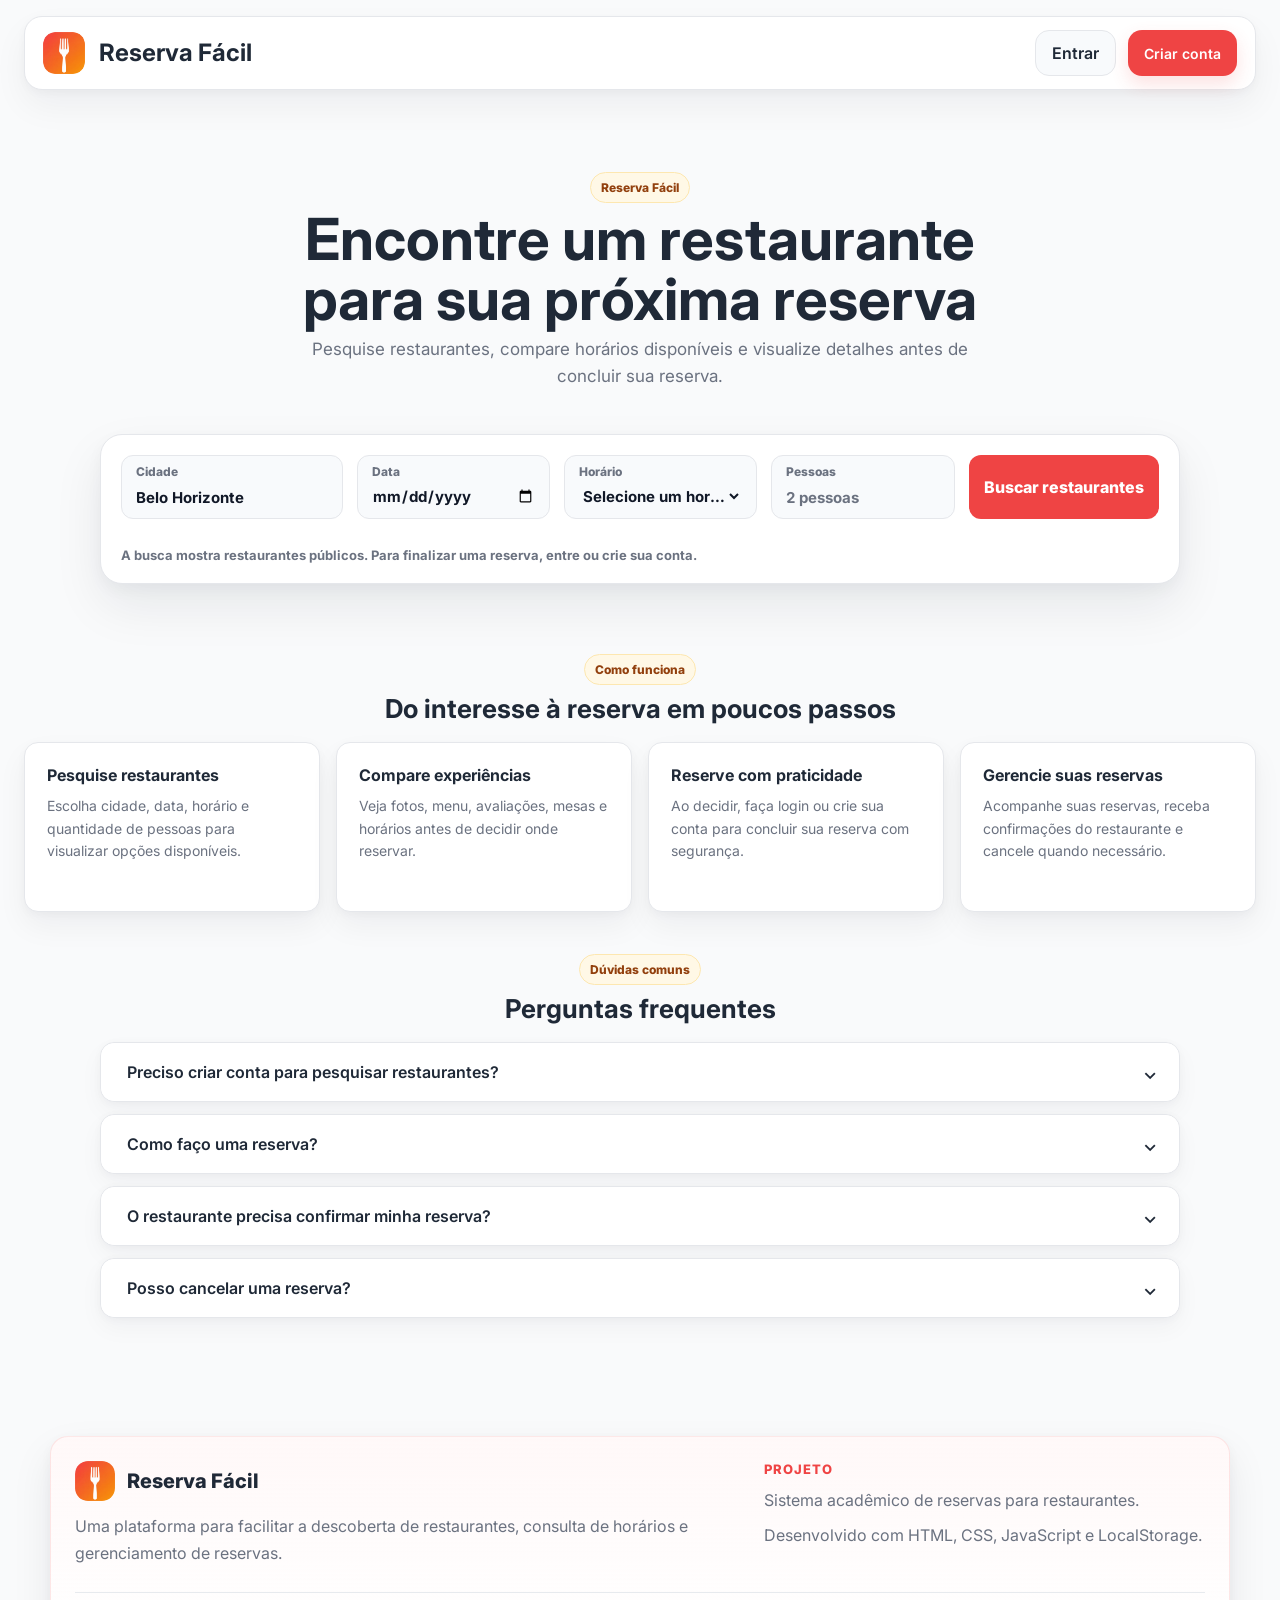
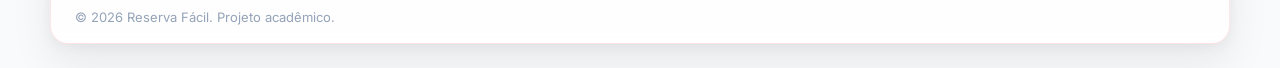
<file: src/index.html>
<!DOCTYPE html>
<html lang="pt-BR">
<head>
  <meta charset="UTF-8" />
  <meta name="viewport" content="width=device-width, initial-scale=1.0" />

  <title>Reserva Fácil</title>

  <link rel="icon" type="image/png" href="./assets/img/favicon-logo.png" />
  <link rel="stylesheet" href="./css/global.css" />
  <link rel="stylesheet" href="./css/pages/dashboard.css" />
  <link rel="stylesheet" href="./css/components/form.css" />
  <link rel="stylesheet" href="./css/components/ui-feedback.css" />
</head>

<body>
  <div class="client-page public-home-page">
    <header class="client-horizontal-navbar client-public-topbar public-home-topbar">
      <a href="./index.html" class="brand brand-button">
        <img src="./assets/img/logo-reserva-facil.png"
          alt="Reserva Fácil"
          class="system-logo">
        <strong>Reserva Fácil</strong>
      </a>

      <nav class="client-navbar-actions public-nav-actions">
        <a href="./auth/login.html" class="notification-btn">Entrar</a>
        <a href="./auth/register.html" class="btn">Criar conta</a>
      </nav>
    </header>

    <main class="client-horizontal-main public-home-main">
      <section class="public-home-hero">
        <div class="client-search-header public-home-heading">
          <span class="client-search-kicker">Reserva Fácil</span>
          <h1>Encontre um restaurante para sua próxima reserva</h1>

          <p>
            Pesquise restaurantes, compare horários disponíveis e visualize detalhes antes
            de concluir sua reserva.
          </p>
        </div>

        <div class="search-premium-wrapper">
          <form id="publicSearchForm" class="opentable-search-area client-search-card public-home-search-card">
            <div class="opentable-search-bar clean-search-bar public-home-search-grid">
              <div class="opentable-field">
                <label for="publicLocation">Cidade</label>
                <input type="text" id="publicLocation" value="Belo Horizonte" placeholder="Cidade" required />
              </div>

              <div class="opentable-field">
                <label for="publicDate">Data</label>
                <input type="date" id="publicDate" required />
              </div>

              <div class="opentable-field">
                <label for="publicTime">Horário</label>
                <select id="publicTime" data-time-select required>
                  <option value="">Selecione um horário</option>
                </select>
              </div>

              <div class="opentable-field">
                <label for="publicPeople">Pessoas</label>
                <input type="number" id="publicPeople" min="1" placeholder="2 pessoas" required />
              </div>

              <button type="submit" class="opentable-search-btn">
                Buscar restaurantes
              </button>
            </div>

            <div class="public-home-search-note">
              A busca mostra restaurantes públicos. Para finalizar uma reserva, entre ou crie sua conta.
            </div>
          </form>
        </div>
      </section>

      <section class="public-home-section">
        <div class="public-home-section-header">
          <span class="client-search-kicker">Como funciona</span>
          <h2>Do interesse à reserva em poucos passos</h2>
        </div>

        <div class="public-info-grid public-home-info-grid">
          <div class="card public-home-info-card">
            <strong>Pesquise restaurantes</strong>
            <p class="muted-text">
              Escolha cidade, data, horário e quantidade de pessoas para visualizar
              opções disponíveis.
            </p>
          </div>

          <div class="card public-home-info-card">
            <strong>Compare experiências</strong>
            <p class="muted-text">
              Veja fotos, menu, avaliações, mesas e horários antes de decidir onde reservar.
            </p>
          </div>

          <div class="card public-home-info-card">
            <strong>Reserve com praticidade</strong>
            <p class="muted-text">
              Ao decidir, faça login ou crie sua conta para concluir sua reserva com segurança.
            </p>
          </div>

          <div class="card public-home-info-card">
            <strong>Gerencie suas reservas</strong>
            <p class="muted-text">
              Acompanhe suas reservas, receba confirmações do restaurante e cancele quando necessário.
            </p>
          </div>
        </div>
      </section>

      <section class="public-home-section public-home-faq">
        <div class="public-home-section-header">
          <span class="client-search-kicker">Dúvidas comuns</span>
          <h2>Perguntas frequentes</h2>
        </div>

        <div class="accordion-section">
          <div class="accordion-card">
            <button class="accordion-toggle" type="button">
              <span>Preciso criar conta para pesquisar restaurantes?</span>
              <span class="accordion-icon">⌄</span>
            </button>
            <div class="accordion-content">
              <p class="muted-text">
                Não. Você pode pesquisar restaurantes, consultar horários e visualizar detalhes sem login.
                A conta só é necessária para concluir uma reserva.
              </p>
            </div>
          </div>
        </div>

        <div class="accordion-section">
          <div class="accordion-card">
            <button class="accordion-toggle" type="button">
              <span>Como faço uma reserva?</span>
              <span class="accordion-icon">⌄</span>
            </button>
            <div class="accordion-content">
              <p class="muted-text">
                Basta escolher o restaurante, informar data, horário e quantidade de pessoas.
                Para confirmar a reserva, será necessário entrar ou criar uma conta.
              </p>
            </div>
          </div>
        </div>

        <div class="accordion-section">
          <div class="accordion-card">
            <button class="accordion-toggle" type="button">
              <span>O restaurante precisa confirmar minha reserva?</span>
              <span class="accordion-icon">⌄</span>
            </button>
            <div class="accordion-content">
              <p class="muted-text">
                Sim. Inicialmente a reserva fica como pendente de confirmação.
                Depois, o restaurante pode confirmar ou cancelar a solicitação.
              </p>
            </div>
          </div>
        </div>

        <div class="accordion-section">
          <div class="accordion-card">
            <button class="accordion-toggle" type="button">
              <span>Posso cancelar uma reserva?</span>
              <span class="accordion-icon">⌄</span>
            </button>
            <div class="accordion-content">
              <p class="muted-text">
                Sim. Após fazer login, o cliente pode acompanhar suas reservas e cancelar quando necessário.
              </p>
            </div>
          </div>
        </div>
      </section>
    </main>
  </div>

  <footer class="public-footer">
    <div class="public-footer-content">
      <div>
        <div class="footer-logo">
          <img src="./assets/img/logo-reserva-facil.png"
            alt="Reserva Fácil"
            class="system-logo">
          <span>Reserva Fácil</span>
        </div>

        <p>
          Uma plataforma para facilitar a descoberta de restaurantes, consulta de horários
          e gerenciamento de reservas.
        </p>
      </div>

      <div>
        <h4>Projeto</h4>
        <p>Sistema acadêmico de reservas para restaurantes.</p>
        <p>Desenvolvido com HTML, CSS, JavaScript e LocalStorage.</p>
      </div>
    </div>

    <div class="public-footer-bottom">
      © 2026 Reserva Fácil. Projeto acadêmico.
    </div>
  </footer>

  <script type="module" src="./js/controllers/publicHomeController.js"></script>
  <script type="module" src="./js/controllers/accordionController.js"></script>
</body>
</html>
</file>
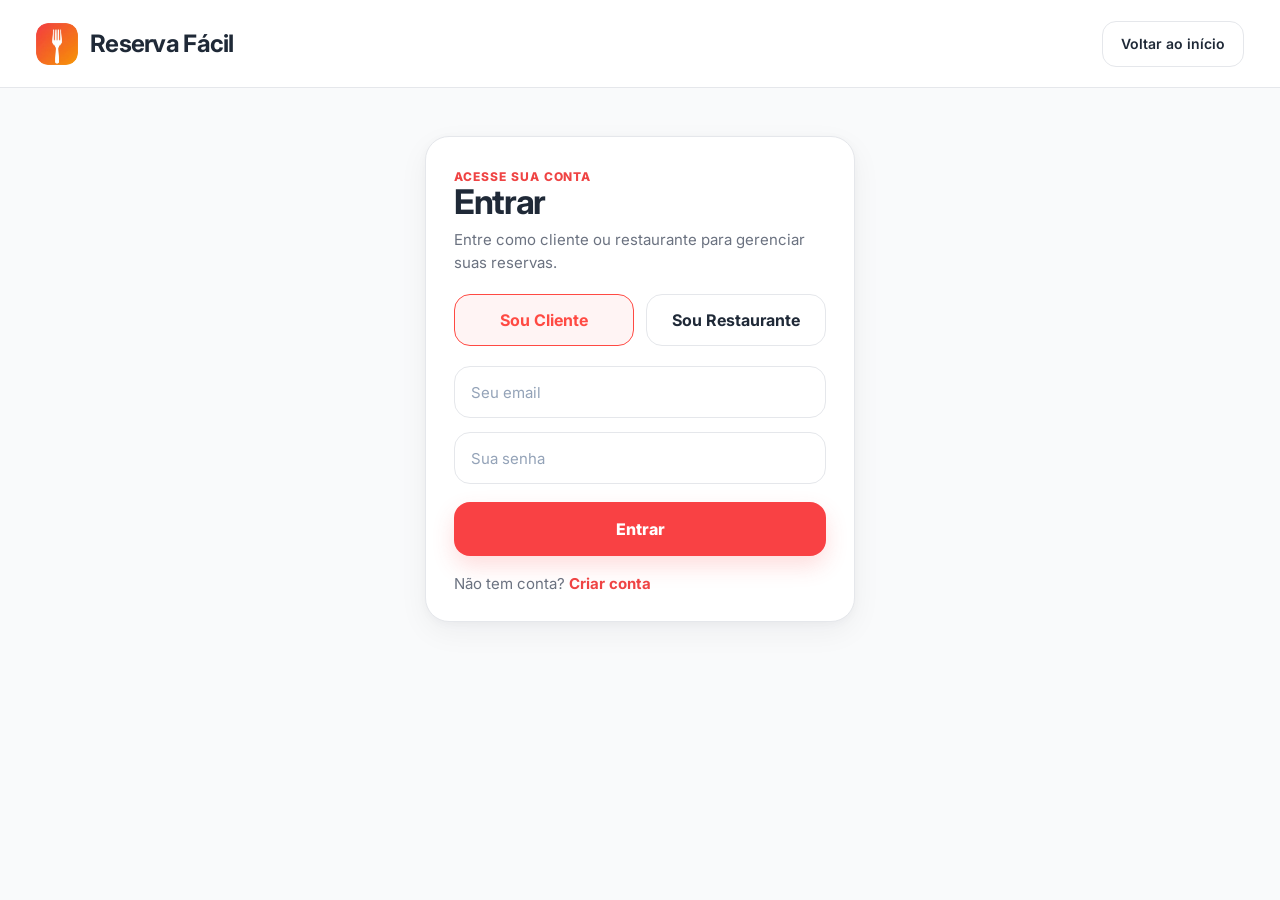
<file: src/auth/login.html>
<!DOCTYPE html>
<html lang="pt-BR">
<head>
  <meta charset="UTF-8" />
  <meta name="viewport" content="width=device-width, initial-scale=1.0" />

  <title>Reserva Fácil | Entrar</title>

  <link rel="icon" type="image/png" href="../assets/img/favicon-logo.png" />
  <link rel="stylesheet" href="../css/global.css" />
  <link rel="stylesheet" href="../css/pages/dashboard.css" />
  <link rel="stylesheet" href="../css/pages/auth.css" />
  <link rel="stylesheet" href="../css/components/form.css" />
</head>

<body>
  <header class="auth-navbar">
    <a href="../index.html" class="auth-brand">
      <img src="../assets/img/logo-reserva-facil.png"
        alt="Reserva Fácil"
        class="system-logo">
      <strong>Reserva Fácil</strong>
    </a>

    <a href="../index.html" class="btn-secondary auth-back-link">
      Voltar ao início
    </a>
  </header>

  <main class="auth-page">
    <section class="auth-card">
      <span class="auth-eyebrow">Acesse sua conta</span>

      <h1>Entrar</h1>

      <p class="auth-subtitle">
        Entre como cliente ou restaurante para gerenciar suas reservas.
      </p>

      <div class="role-selector">
        <button class="role-btn active" data-role="client" type="button">Sou Cliente</button>
        <button class="role-btn" data-role="admin" type="button">Sou Restaurante</button>
      </div>

      <form id="loginForm">
        <input type="email" id="email" placeholder="Seu email" required />
        <input type="password" id="password" placeholder="Sua senha" required />

        <button type="submit" class="btn auth-submit-btn">Entrar</button>
      </form>

      <p class="auth-switch-text">
        Não tem conta?
        <a href="./register.html">Criar conta</a>
      </p>
    </section>
  </main>

  <script type="module" src="../js/controllers/authController.js"></script>
</body>
</html>
</file>
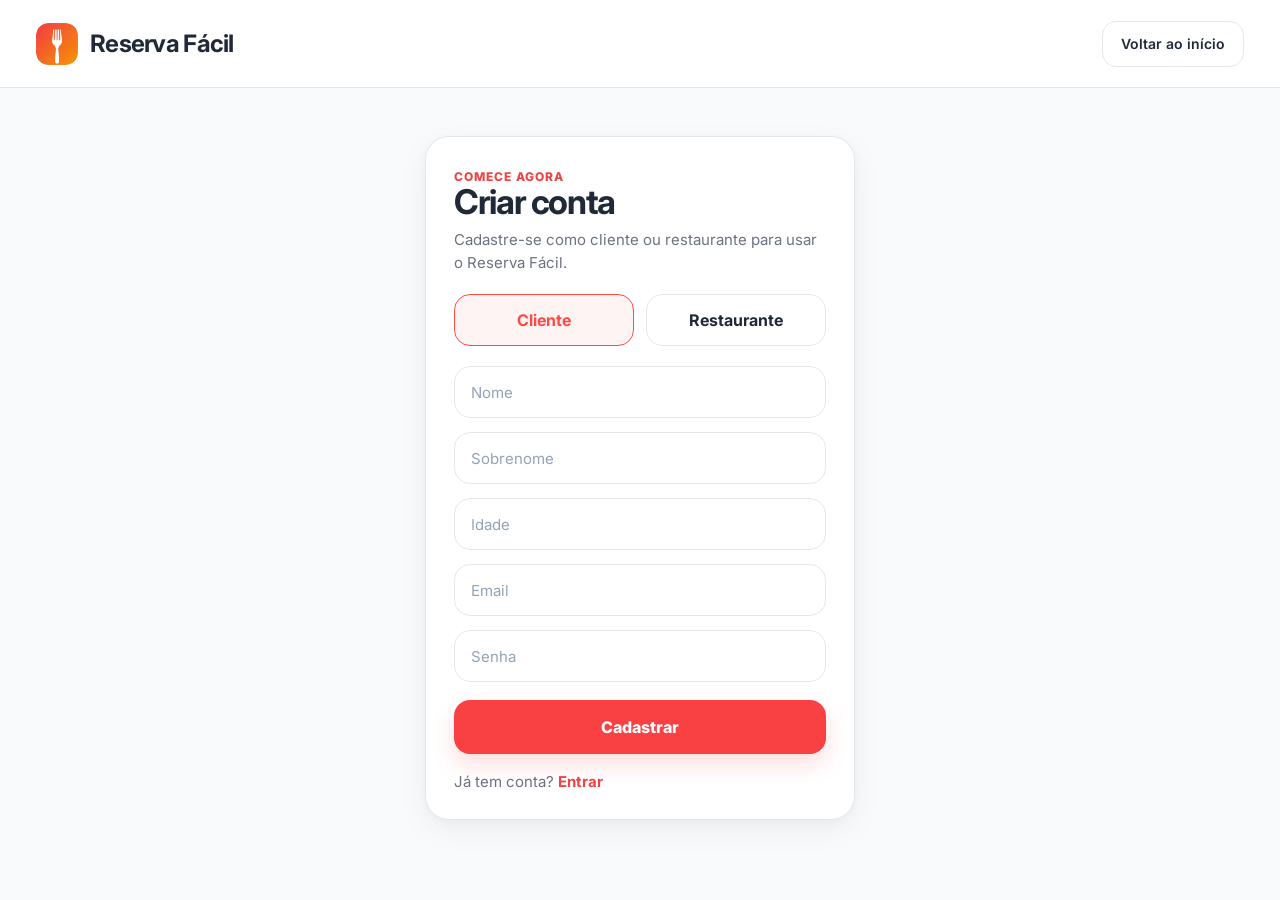
<file: src/auth/register.html>
<!DOCTYPE html>
<html lang="pt-BR">
<head>
  <meta charset="UTF-8" />
  <meta name="viewport" content="width=device-width, initial-scale=1.0" />

  <title>Reserva Fácil | Criar conta</title>

  <link rel="icon" type="image/png" href="../assets/img/favicon-logo.png" />
  <link rel="stylesheet" href="../css/global.css" />
  <link rel="stylesheet" href="../css/pages/dashboard.css" />
  <link rel="stylesheet" href="../css/pages/auth.css" />
  <link rel="stylesheet" href="../css/components/form.css" />
</head>

<body>
  <header class="auth-navbar">
    <a href="../index.html" class="auth-brand">
      <img src="../assets/img/logo-reserva-facil.png"
        alt="Reserva Fácil"
        class="system-logo">
      <strong>Reserva Fácil</strong>
    </a>

    <a href="../index.html" class="btn-secondary auth-back-link">
      Voltar ao início
    </a>
  </header>

  <main class="auth-page">
    <section class="auth-card">
      <span class="auth-eyebrow">Comece agora</span>

      <h1>Criar conta</h1>

      <p class="auth-subtitle">
        Cadastre-se como cliente ou restaurante para usar o Reserva Fácil.
      </p>

      <div class="role-selector">
        <button class="role-btn active" data-role="client" type="button">Cliente</button>
        <button class="role-btn" data-role="admin" type="button">Restaurante</button>
      </div>

      <form id="registerForm">
        <input type="text" id="firstName" placeholder="Nome" required />
        <input type="text" id="lastName" placeholder="Sobrenome" required />
        <input type="number" id="age" placeholder="Idade" required />
        <input type="email" id="email" placeholder="Email" required />
        <input type="password" id="password" placeholder="Senha" required />

        <button type="submit" class="btn auth-submit-btn">Cadastrar</button>
      </form>

      <p class="auth-switch-text">
        Já tem conta?
        <a href="./login.html">Entrar</a>
      </p>
    </section>
  </main>

  <script type="module" src="../js/controllers/authController.js"></script>
</body>
</html>
</file>
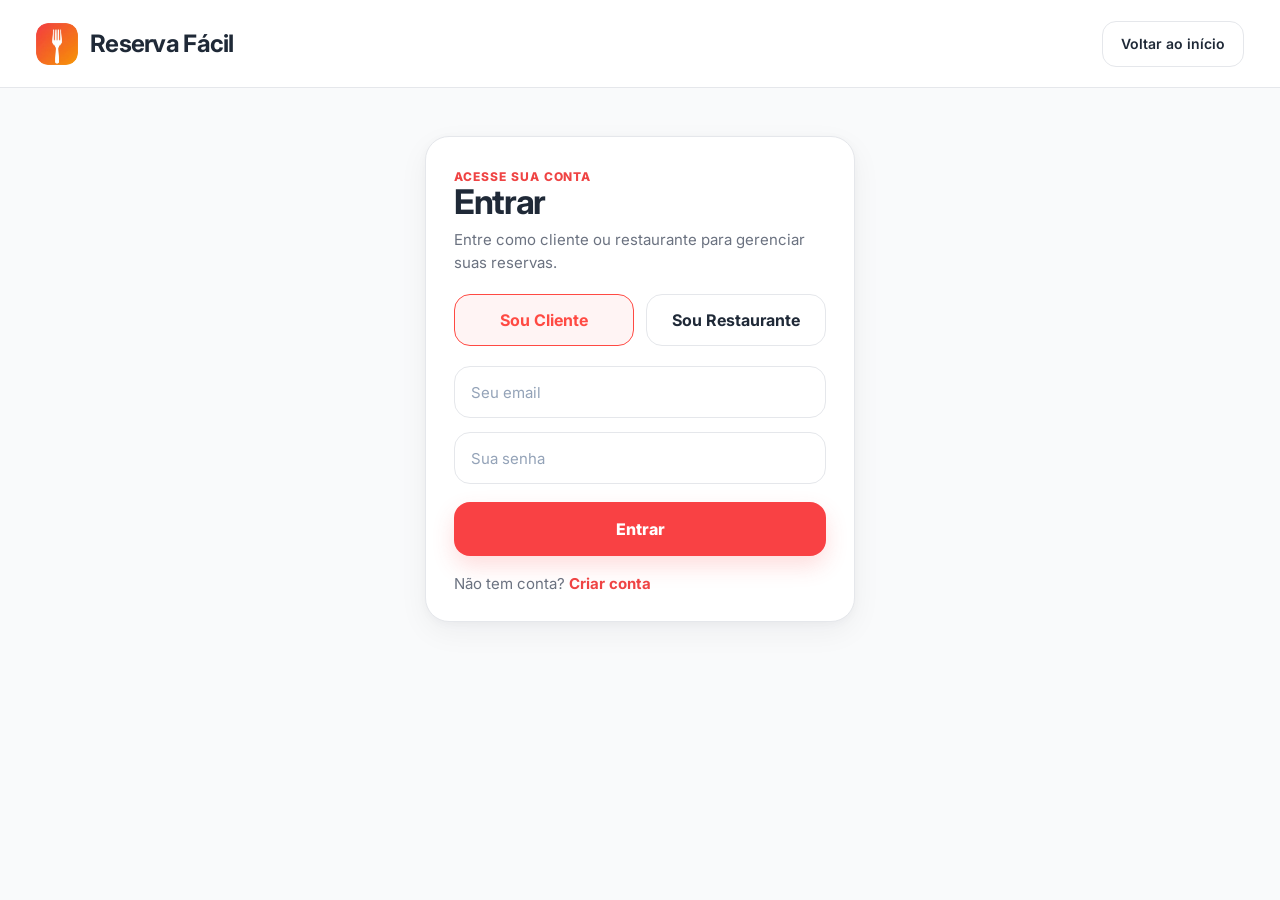
<file: src/pages/admin.html>
<!DOCTYPE html>
<html lang="pt-BR">
<head>
  <meta charset="UTF-8" />
  <meta name="viewport" content="width=device-width, initial-scale=1.0" />

  <title>Reserva Fácil | Administrador</title>

  <link rel="icon" type="image/png" href="../assets/img/favicon-logo.png" />
  <link rel="stylesheet" href="../css/global.css" />
  <link rel="stylesheet" href="../css/pages/dashboard.css" />
  <link rel="stylesheet" href="../css/components/form.css" />
  <link rel="stylesheet" href="../css/components/modal.css" />
  <link rel="stylesheet" href="../css/components/ui-feedback.css" />
</head>

<body>
  <div class="admin-shell">
    <aside class="admin-sidebar">
      <div class="admin-sidebar-logo">
        <img src="../assets/img/logo-reserva-facil.png"
          alt="Reserva Fácil"
          class="system-logo">
        <span>Reserva Fácil</span>
      </div>

      <nav class="admin-sidebar-nav">
        <button class="admin-nav-link active" data-section="sectionReports">Dashboard e relatórios</button>
        <button class="admin-nav-link" data-section="sectionRestaurants">Meus restaurantes</button>
        <button class="admin-nav-link" data-section="sectionTables">Gerenciar mesas</button>
        <button class="admin-nav-link" data-section="sectionSchedule">Agenda semanal</button>
        <button class="admin-nav-link" data-section="sectionReservations">Reservas recebidas</button>
        <button class="admin-nav-link" data-section="sectionReviews">Avaliações</button>
      </nav>
    </aside>

    <div class="admin-main">
      <header class="admin-topbar">
        <button id="adminSidebarToggle" class="admin-sidebar-toggle" type="button">☰</button>

        <div>
          <h1 id="adminPageTitle">Dashboard e relatórios</h1>
          <p id="adminPageDescription">Resumo operacional, cancelamentos, confirmações e ocupação.</p>
        </div>

        <div class="profile">
          <div class="profile-menu-wrapper">
            <button id="profileMenuBtn" class="profile-trigger" type="button">
              <span id="userAvatarMini" class="profile-avatar-mini"></span>
              <span>Olá, <strong id="userName"></strong> ▾</span>
            </button>

            <div id="profileDropdown" class="profile-dropdown">
              <button id="openProfileEditBtn" type="button">Editar perfil</button>
              <button id="logoutBtn" type="button">Sair</button>
            </div>
          </div>
        </div>
      </header>

      <main class="admin-content">

        <section id="sectionReports" class="admin-panel active">
          <div class="admin-stats-grid">
            <div class="admin-stat-card stat-red">
              <span>Restaurantes</span>
              <strong id="statRestaurants">--</strong>
              <small>Cadastrados na sua conta</small>
            </div>

            <div class="admin-stat-card stat-green">
              <span>Reservas</span>
              <strong id="statReservations">--</strong>
              <small>Solicitações recebidas</small>
            </div>

            <div class="admin-stat-card stat-yellow">
              <span>Mesas</span>
              <strong id="statTables">--</strong>
              <small>Mesas cadastradas</small>
            </div>

            <div class="admin-stat-card stat-blue">
              <span>Avaliações</span>
              <strong id="statReviews">--</strong>
              <small>Feedbacks recebidos</small>
            </div>
          </div>

          <div id="reservationReport" class="admin-report-content"></div>
        </section>

        <section id="sectionRestaurants" class="admin-panel">
          <div class="admin-list-toolbar">
            <div>
              <strong>Restaurantes cadastrados</strong>
              <span>Gerencie seus restaurantes e crie novos cadastros.</span>
            </div>

            <button id="openCreateRestaurantBtn" class="btn" type="button">
              Criar restaurante
            </button>
          </div>

          <div id="restaurantCreatePanel" class="restaurant-create-panel">
            <div class="card">
              <div class="admin-inline-form-header">
                <div>
                  <h3>Novo restaurante</h3>
                  <p>Preencha os dados principais para publicar o restaurante na busca.</p>
                </div>

                <button id="closeCreateRestaurantBtn" class="btn-secondary" type="button">
                  Fechar
                </button>
              </div>

            <form id="restaurantForm">
              <div class="form-grid">
                <label class="form-field">
                  <span>Nome do restaurante</span>
                  <input type="text" id="restaurantName" placeholder="Ex: Cantina Central" required />
                </label>

                <label class="form-field">
                  <span>Categoria</span>
                  <select id="restaurantCategory" required>
                    <option value="">Selecione uma categoria</option>
                    <option value="Brasileira">Brasileira</option>
                    <option value="Italiana">Italiana</option>
                    <option value="Japonesa">Japonesa</option>
                    <option value="Mexicana">Mexicana</option>
                    <option value="Hamburgueria">Hamburgueria</option>
                    <option value="Pizzaria">Pizzaria</option>
                    <option value="Vegetariana">Vegetariana</option>
                    <option value="Contemporânea">Contemporânea</option>
                  </select>
                </label>

                <label class="form-field">
                  <span>Cidade</span>
                  <input type="text" id="restaurantCity" placeholder="Ex: Belo Horizonte" required />
                </label>

                <label class="form-field">
                  <span>Faixa de preço</span>
                  <select id="restaurantPriceRange" required>
                    <option value="">Selecione a faixa</option>
                    <option value="$">$ - Econômico</option>
                    <option value="$$">$$ - Moderado</option>
                    <option value="$$$">$$$ - Premium</option>
                    <option value="$$$$">$$$$ - Especial</option>
                  </select>
                </label>

                <label class="form-field">
                  <span>Abertura</span>
                  <select id="restaurantOpeningTime" data-time-select required>
                    <option value="">Selecione a abertura</option>
                  </select>
                  <small>Formato 24h, exemplo: 14:30.</small>
                </label>

                <label class="form-field">
                  <span>Fechamento</span>
                  <select id="restaurantClosingTime" data-time-select required>
                    <option value="">Selecione o fechamento</option>
                  </select>
                  <small>Formato 24h, exemplo: 22:00.</small>
                </label>

                <label class="form-field">
                  <span>Imagem de capa</span>
                  <input type="url" id="restaurantCoverImage" placeholder="https://..." required />
                </label>

                <label class="form-field">
                  <span>Imagem de prato ou experiência</span>
                  <input type="url" id="restaurantDishImage" placeholder="https://..." />
                </label>

                <div class="form-list-editor form-grid-full" data-list-editor data-empty-text="Nenhuma foto extra adicionada.">
                  <label for="restaurantPhotoInput">Fotos extras</label>

                  <div class="inline-add-control">
                    <input type="url" id="restaurantPhotoInput" data-list-input placeholder="Cole uma URL de foto por vez" />
                    <button type="button" class="btn-secondary" data-list-add>Adicionar foto</button>
                  </div>

                  <input type="hidden" id="restaurantPhotos" data-list-hidden value="[]" />
                  <div class="pill-list" data-list-output></div>
                </div>

                <div class="form-list-editor form-grid-full" data-list-editor data-empty-text="Adicione pelo menos um horário de reserva.">
                  <label for="restaurantAvailableTimeInput">Horários de reserva</label>
                  <small>Adicione os horários no formato 24h, um por vez.</small>

                  <div class="inline-add-control">
                    <select id="restaurantAvailableTimeInput" data-list-input data-time-select>
                      <option value="">Selecione um horário</option>
                    </select>
                    <button type="button" class="btn-secondary" data-list-add>Adicionar horário</button>
                  </div>

                  <input type="hidden" id="restaurantAvailableTimes" data-list-hidden value="[]" />
                  <div class="pill-list" data-list-output></div>
                </div>
              </div>

              <textarea id="restaurantDescription" placeholder="Descrição da experiência do restaurante" rows="5" required></textarea>
              <textarea id="restaurantMenu" placeholder="Descrição do menu da casa" rows="5" required></textarea>

              <div class="card-row">
                <button type="submit" class="btn">Salvar restaurante</button>
              </div>
            </form>
            </div>
          </div>

          <div id="adminRestaurants"></div>
        </section>

        <section id="sectionTables" class="admin-panel">
          <div class="card table-manager-filter">
            <select id="tableRestaurantSelect">
              <option value="">Selecione um restaurante</option>
            </select>
          </div>

          <div id="tableManagerArea"></div>
        </section>

        <section id="sectionSchedule" class="admin-panel">
          <div id="adminSchedule"></div>
        </section>

        <section id="sectionReservations" class="admin-panel">
          <div class="card" style="margin-bottom:18px;">
            <select id="adminReservationStatusFilter">
              <option value="">Todas as reservas</option>
              <option value="pendente confirmação">Pendentes</option>
              <option value="confirmada">Confirmadas</option>
              <option value="concluida">Concluídas</option>
              <option value="cancelada">Canceladas</option>
            </select>
          </div>

          <div class="card admin-create-reservation-card">
            <h3>Criar reserva pelo administrador</h3>

            <form id="adminCreateReservationForm">
              <div class="form-grid">
                <label class="form-field">
                  <span>Restaurante</span>
                  <select id="adminReservationRestaurantSelect" required>
                    <option value="">Selecione um restaurante</option>
                  </select>
                </label>

                <label class="form-field">
                  <span>Data</span>
                  <input type="date" id="adminReservationDate" required />
                </label>

                <label class="form-field">
                  <span>Horário</span>
                  <select id="adminReservationTimeSelect" required>
                    <option value="">Selecione um restaurante primeiro</option>
                  </select>
                </label>

                <label class="form-field">
                  <span>Pessoas</span>
                  <input type="number" id="adminReservationPeople" min="1" value="2" required />
                </label>

                <label class="form-field">
                  <span>Nome do cliente</span>
                  <input type="text" id="adminReservationCustomerName" placeholder="Nome completo" required />
                </label>

                <label class="form-field">
                  <span>Contato do cliente</span>
                  <input type="text" id="adminReservationCustomerContact" placeholder="Celular ou e-mail" required />
                </label>
              </div>

              <div class="card-row">
                <button type="submit" class="btn">Salvar reserva</button>
              </div>
            </form>
          </div>

          <div id="adminReservations"></div>
        </section>

        <section id="sectionReviews" class="admin-panel">
          <div id="adminReviews"></div>
        </section>

      </main>
    </div>
  </div>

  <!-- EDIT TABLE MODAL -->
  <div id="tableEditModal" class="modal admin-scoped-modal">
    <div class="modal-content admin-wide-modal">
      <h3>Editar mesa</h3>

      <form id="tableEditForm">
        <input type="hidden" id="editTableRestaurantId" />
        <input type="hidden" id="editTableId" />

        <div class="form-grid">
          <input type="text" id="editTableNumber" placeholder="Número da mesa" disabled />
          <input type="number" id="editTableCapacity" placeholder="Capacidade" min="1" required />
          <input type="text" id="editTableLocation" placeholder="Localização" required />
        </div>

        <div class="modal-actions">
          <button type="submit" class="btn">Salvar alterações</button>
          <button type="button" id="closeTableEditModal" class="btn-secondary">Fechar</button>
        </div>
      </form>
    </div>
  </div>

  <!-- EDIT PROFILE MODAL -->
  <div id="profileModal" class="modal admin-scoped-modal">
    <div class="modal-content admin-wide-modal profile-modal">
      <h3>Editar perfil</h3>

      <form id="profileForm">
        <div class="readonly-grid">
          <div class="readonly-field">
            <label>Nome</label>
            <input type="text" id="profileFirstName" disabled />
          </div>

          <div class="readonly-field">
            <label>Sobrenome</label>
            <input type="text" id="profileLastName" disabled />
          </div>

          <div class="readonly-field">
            <label>Email</label>
            <input type="text" id="profileEmail" disabled />
          </div>

          <div class="readonly-field">
            <label>Idade</label>
            <input type="text" id="profileAge" disabled />
          </div>

          <div class="readonly-field">
            <label>Celular</label>
            <input type="text" id="profilePhone" />
          </div>

          <div class="readonly-field">
            <label>Foto (URL)</label>
            <input type="text" id="profilePhoto" />
          </div>
        </div>

        <div class="modal-actions">
          <button type="submit" class="btn">Salvar</button>
          <button type="button" id="closeProfileModal" class="btn-secondary">Fechar</button>
        </div>
      </form>
    </div>
  </div>

  <script type="module" src="../js/controllers/adminDashboardController.js"></script>
  <script type="module" src="../js/controllers/adminReservationController.js"></script>
  <script type="module" src="../js/controllers/adminScheduleController.js"></script>
  <script type="module" src="../js/controllers/reportController.js"></script>
  <script type="module" src="../js/controllers/navbarProfileController.js"></script>
  <script type="module" src="../js/controllers/profileController.js"></script>
  <script type="module" src="../js/controllers/adminLayoutController.js"></script>
</body>
</html>
</file>
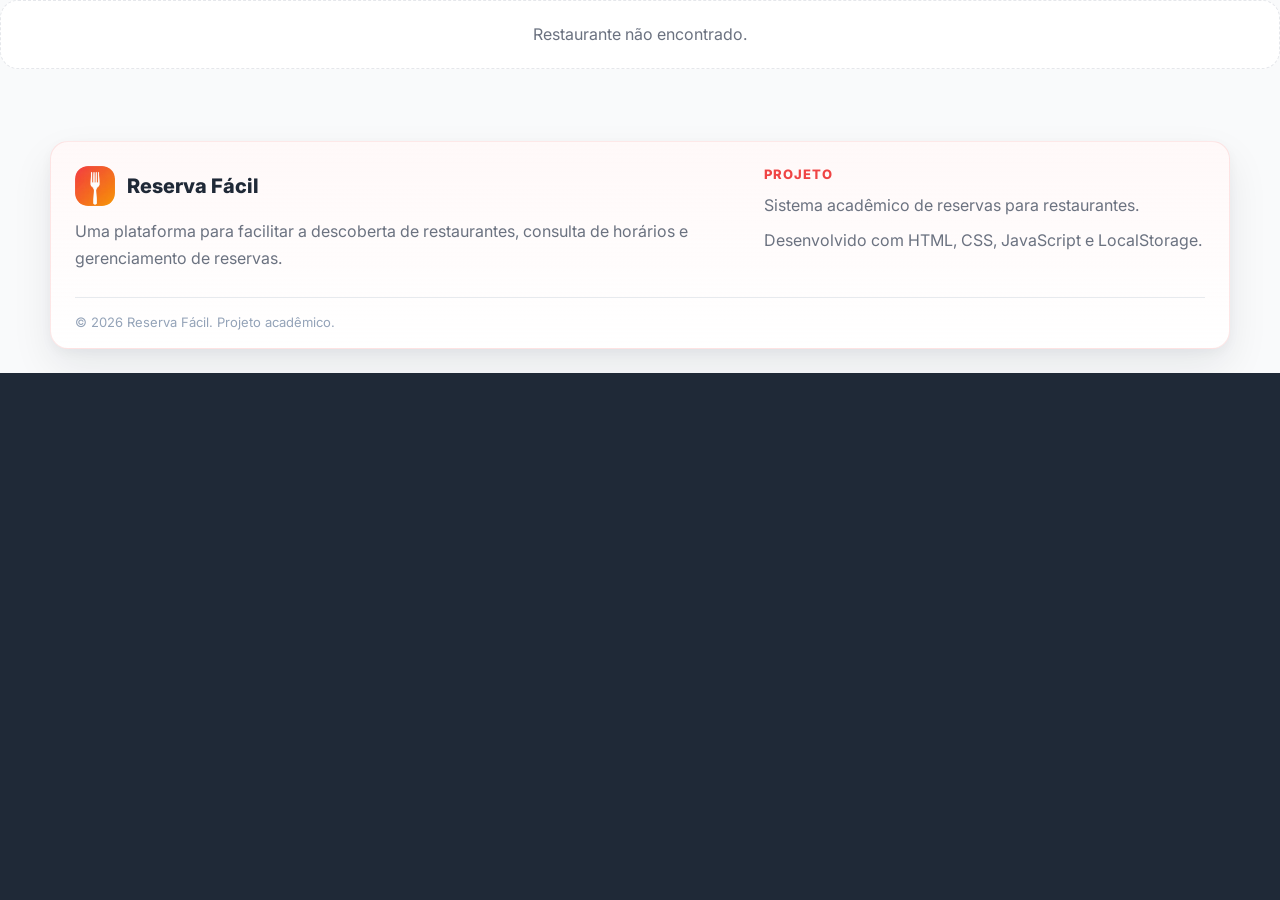
<file: src/pages/restaurant-details.html>
<!DOCTYPE html>
<html lang="pt-BR">
<head>
  <meta charset="UTF-8" />
  <meta name="viewport" content="width=device-width, initial-scale=1.0" />

  <title>Reserva Fácil | Detalhes do restaurante</title>

  <link rel="icon" type="image/png" href="../assets/img/favicon-logo.png" />
  <link rel="stylesheet" href="../css/global.css" />
  <link rel="stylesheet" href="../css/pages/dashboard.css" />
  <link rel="stylesheet" href="../css/components/form.css" />
  <link rel="stylesheet" href="../css/components/modal.css" />
  <link rel="stylesheet" href="../css/components/ui-feedback.css" />
</head>

<body>
  <div id="restaurantDetailsApp"></div>

  <footer class="public-footer details-footer">
    <div class="public-footer-content">
      <div>
        <div class="footer-logo">
          <img src="../assets/img/logo-reserva-facil.png" alt="Reserva Fácil" class="system-logo">
          <span>Reserva Fácil</span>
        </div>

        <p>
          Uma plataforma para facilitar a descoberta de restaurantes, consulta de horários
          e gerenciamento de reservas.
        </p>
      </div>

      <div>
        <h4>Projeto</h4>
        <p>Sistema acadêmico de reservas para restaurantes.</p>
        <p>Desenvolvido com HTML, CSS, JavaScript e LocalStorage.</p>
      </div>
    </div>

    <div class="public-footer-bottom">
      © 2026 Reserva Fácil. Projeto acadêmico.
    </div>
  </footer>

  <script type="module" src="../js/controllers/restaurantDetailsController.js"></script>
</body>
</html>
</file>
<file: src/css/global.css>
@import url('https://fonts.googleapis.com/css2?family=Inter:wght@300;400;600&display=swap');
@import './variables.css';

* {
  margin: 0;
  padding: 0;
  box-sizing: border-box;
  font-family: 'Inter', sans-serif;
}

body {
  background: var(--bg-primary);
  color: var(--text-primary);
  padding: 16px;
}

html,
body {
  margin: 0;
  padding: 0;
  overflow-x: hidden;
}

/* ---------- NAVBAR MAIS LEVE ---------- */

.navbar,
.client-horizontal-navbar,
.public-navbar,
header.navbar {
  min-height: 78px !important;
  padding: 14px 28px !important;
}

.logo,
.navbar .logo {
  gap: 10px !important;
  font-size: 22px !important;
  font-weight: 800 !important;
}

.logo-placeholder,
.logo-square,
.navbar .logo-placeholder {
  width: 38px !important;
  height: 38px !important;
  border-radius: 12px !important;
}

/* botões da direita */

.navbar .profile a,
.navbar .profile button,
.navbar .btn,
.navbar .btn-secondary {
  min-height: 42px !important;
  padding: 0 16px !important;
  font-size: 14px !important;
  border-radius: 14px !important;
}

/* ---------- HERO MENOS ZOOM ---------- */

.hero,
.hero-section,
.index-hero,
.home-hero {
  padding: 56px 28px !important;
}

.hero h1,
.hero-title,
.hero-content h1 {
  font-size: clamp(40px, 5vw, 62px) !important;
  line-height: 1.05 !important;
  letter-spacing: -0.04em !important;
  max-width: 920px;
  margin: 0 auto 18px;
}

.hero p,
.hero-subtitle,
.hero-content p {
  font-size: 18px !important;
  line-height: 1.6 !important;
  max-width: 760px;
  margin: 0 auto;
}

/* ---------- CARD DE PESQUISA HERO ---------- */

.search-box,
.search-card,
.hero-search,
.booking-search-box {
  max-width: 1120px !important;
  margin: 34px auto 0 !important;
  padding: 22px !important;
  border-radius: 28px !important;
}

/* ---------- INPUTS HERO ---------- */

.search-box input,
.search-card input,
.hero-search input,
.search-box select,
.search-card select {
  height: 56px !important;
  font-size: 15px !important;
  border-radius: 16px !important;
}

/* ---------- BOTÃO HERO ---------- */

.search-box .btn,
.search-card .btn,
.hero-search .btn {
  height: 56px !important;
  font-size: 16px !important;
  border-radius: 16px !important;
  padding: 0 22px !important;
}

/* =========================================
   RESPONSIVO
========================================= */

@media (max-width: 768px) {
  .navbar,
  .client-horizontal-navbar,
  .public-navbar,
  header.navbar {
    min-height: 70px !important;
    padding: 12px 18px !important;
  }

  .logo,
  .navbar .logo {
    font-size: 19px !important;
  }

  .logo-placeholder,
  .logo-square {
    width: 34px !important;
    height: 34px !important;
  }

  .hero,
  .hero-section,
  .index-hero,
  .home-hero {
    padding: 36px 18px !important;
  }

  .hero h1,
  .hero-title,
  .hero-content h1 {
    font-size: 34px !important;
  }

  .hero p,
  .hero-subtitle,
  .hero-content p {
    font-size: 15px !important;
  }

  .search-box,
  .search-card,
  .hero-search {
    padding: 16px !important;
    border-radius: 22px !important;
  }
}

/* LOGO GLOBAL DO SISTEMA */
.system-logo,
.footer-logo img,
.brand img,
.navbar img,
.public-brand img,
.auth-brand img {
  width: 42px !important;
  height: 42px !important;
  min-width: 42px !important;
  max-width: 42px !important;

  object-fit: contain !important;
  display: block !important;
  flex-shrink: 0 !important;

  border-radius: 12px !important;
  background: transparent !important;
}

.restaurant-card-actions a,
.restaurant-card-actions a:link,
.restaurant-card-actions a:visited,
.restaurant-card-actions a:hover {
  text-decoration: none !important;
}

/* =========================
   FIX CARDS RESTAURANTES CLIENTE
========================= */

.client-restaurant-card {
  display: flex !important;
  flex-direction: column !important;
  height: 100% !important;
}

.client-restaurant-content {
  display: flex !important;
  flex-direction: column !important;
  flex: 1 !important;
}

/* remove sublinhado branco do Ver detalhes */
.client-restaurant-content a,
.client-restaurant-content a:link,
.client-restaurant-content a:visited,
.client-restaurant-content a:hover {
  text-decoration: none !important;
}

/* empurra os botões para o final do card */
.client-restaurant-content .card-row:last-child {
  margin-top: auto !important;
  padding-top: 18px !important;
  display: flex !important;
  align-items: center !important;
  gap: 10px !important;
}

/* garante botão alinhado */
.client-restaurant-content .btn,
.client-restaurant-content .btn-secondary {
  display: inline-flex !important;
  align-items: center !important;
  justify-content: center !important;
  text-decoration: none !important;
}
</file>
<file: src/css/pages/dashboard.css>
.dashboard-container {
  max-width: 1180px;
  margin: 0 auto;
  padding: 24px 16px 56px;
}

/* =========================
   NAVBAR
========================= */
.navbar {
  display: flex;
  justify-content: space-between;
  align-items: center;
  gap: 16px;
  padding: 14px 0 22px;
  margin-bottom: 18px;
  border-bottom: 1px solid var(--border);
}

.logo {
  display: flex;
  align-items: center;
  gap: 12px;
  font-size: 24px;
  font-weight: 700;
  color: var(--text-primary);
  letter-spacing: -0.02em;
}

.logo-placeholder {
  width: 42px;
  height: 42px;
  border-radius: 14px;
  background: linear-gradient(
    135deg,
    var(--accent),
    var(--accent-secondary)
  );
  box-shadow: 0 8px 20px rgba(239, 68, 68, 0.18);
  flex-shrink: 0;
}

/* =========================
   PROFILE + DROPDOWN
========================= */
.profile {
  display: flex;
  align-items: center;
  gap: 12px;
  position: relative;
}

.notification-btn,
.profile-trigger {
  height: 46px;
  border-radius: 14px;
  border: 1px solid var(--border);
  background: #fff;
  padding: 0 16px;
  display: inline-flex;
  align-items: center;
  gap: 10px;
  cursor: pointer;
  font-weight: 600;
  transition: 0.2s ease;
  color: var(--text-primary);
}

.notification-btn:hover,
.profile-trigger:hover {
  transform: translateY(-1px);
  box-shadow: 0 8px 20px rgba(0, 0, 0, 0.06);
}

.profile-menu-wrapper {
  position: relative;
  display: inline-block;
}

.profile-dropdown {
  position: absolute;
  top: calc(100% + 10px);
  right: 0;
  min-width: 220px;
  background: #fff;
  border: 1px solid var(--border);
  border-radius: 16px;
  box-shadow:
    0 18px 40px rgba(17, 24, 39, 0.08),
    0 4px 12px rgba(17, 24, 39, 0.04);
  padding: 8px;
  display: none;
  z-index: 9999;
}

.profile-dropdown.active {
  display: block;
}

.profile-dropdown button {
  width: 100%;
  text-align: left;
  border: none;
  background: transparent;
  padding: 12px 14px;
  border-radius: 12px;
  cursor: pointer;
  font-size: 14px;
  color: var(--text-primary);
}

.profile-dropdown button:hover {
  background: #f9fafb;
}

.profile-avatar-mini {
  width: 28px;
  height: 28px;
  border-radius: 999px;
  background: linear-gradient(
    135deg,
    var(--accent),
    var(--accent-secondary)
  );
  color: #fff;
  display: inline-flex;
  align-items: center;
  justify-content: center;
  font-size: 12px;
  font-weight: 700;
  overflow: hidden;
  flex-shrink: 0;
}

.profile-avatar-mini img {
  width: 100%;
  height: 100%;
  object-fit: cover;
}

/* =========================
   BOTÕES
========================= */
.btn,
.btn-secondary,
.logout-btn,
.accordion-toggle {
  border-radius: 14px;
  font-weight: 600;
  font-size: 14px;
  cursor: pointer;
  transition: all 0.2s ease;
}

.btn {
  border: none;
  background: var(--accent);
  color: #fff;
  padding: 12px 16px;
  box-shadow: 0 8px 18px rgba(239, 68, 68, 0.16);
}

.btn:hover {
  transform: translateY(-1px);
  opacity: 0.96;
}

.btn-secondary,
.logout-btn {
  border: 1px solid var(--border);
  background: #fff;
  color: var(--text-primary);
  padding: 12px 16px;
}

.btn-secondary:hover,
.logout-btn:hover {
  border-color: #d1d5db;
  background: #f9fafb;
  transform: translateY(-1px);
}

/* =========================
   SEARCH / FILTROS
========================= */
.search-section,
.filters-section,
.search-box {
  margin-bottom: 42px !important;
}

.sticky-search {
  position: sticky;
  top: 0;
  z-index: 50;
  margin-bottom: 34px;
}

/* =========================
   SECTIONS
========================= */
.section-title {
  font-size: 22px;
  font-weight: 700;
  color: var(--text-primary);
  margin-top: 0;
  margin-bottom: 16px;
  letter-spacing: -0.02em;
}

.review-section,
.admin-section,
.reservations-section {
  margin-top: 40px;
}

/* =========================
   GRID GENÉRICO
========================= */
.cards {
  display: grid;
  grid-template-columns: 1fr;
  gap: 18px;
}

.card {
  background: var(--bg-secondary);
  border: 1px solid var(--border);
  border-radius: 22px;
  padding: 22px;
  box-shadow:
    0 10px 30px rgba(17, 24, 39, 0.04),
    0 2px 8px rgba(17, 24, 39, 0.02);
}

.restaurant-title {
  font-size: 20px;
  font-weight: 700;
  color: var(--text-primary);
  line-height: 1.25;
  margin-bottom: 8px;
}

.restaurant-meta {
  color: var(--text-secondary);
  font-size: 14px;
  line-height: 1.7;
}

.card-row {
  display: flex;
  flex-wrap: wrap;
  gap: 10px;
  margin-top: 14px;
}

/* =========================
   TAGS
========================= */
.tag {
  display: inline-flex;
  align-items: center;
  justify-content: center;
  padding: 7px 12px;
  border-radius: 999px;
  background: #fff8e6;
  color: #9a6700;
  border: 1px solid #fde7b0;
  font-size: 12px;
  font-weight: 700;
  line-height: 1;
}

/* =========================
   STATUS
========================= */
.status-badge {
  display: inline-flex;
  align-items: center;
  padding: 8px 12px;
  border-radius: 999px;
  font-size: 12px;
  font-weight: 700;
  margin-top: 12px;
  text-transform: capitalize;
}

.status-ativa {
  background: #fef3c7;
  color: #92400e;
}

.status-confirmada {
  background: #dcfce7;
  color: #166534;
}

.status-cancelada {
  background: #fee2e2;
  color: #b91c1c;
}

/* =========================
   TEXTOS
========================= */
.muted-text {
  color: var(--text-secondary);
  font-size: 14px;
  line-height: 1.7;
}

/* =========================
   REVIEWS
========================= */
.review-card {
  background: var(--bg-secondary);
  border: 1px solid var(--border);
  border-radius: 18px;
  padding: 20px;
  margin-bottom: 14px;
  box-shadow:
    0 10px 24px rgba(17, 24, 39, 0.03),
    0 2px 6px rgba(17, 24, 39, 0.02);
}

/* =========================
   RESTAURANT LIST
========================= */
.restaurant-list {
  display: grid;
  grid-template-columns: repeat(3, minmax(0, 1fr));
  gap: 22px;
  margin-top: 8px;
}

.premium-grid {
  grid-template-columns: repeat(3, minmax(0, 1fr));
}

.restaurant-list-card {
  display: flex;
  flex-direction: column;
  gap: 14px;
  background: #fff;
  border: 1px solid var(--border);
  border-radius: 24px;
  padding: 16px;
  box-shadow:
    0 10px 24px rgba(17, 24, 39, 0.03),
    0 2px 6px rgba(17, 24, 39, 0.02);
}

.restaurant-list-image {
  width: 100%;
  height: 180px;
  object-fit: cover;
  border-radius: 18px;
  display: block;
}

.restaurant-list-body {
  min-width: 0;
  display: flex;
  flex-direction: column;
  gap: 6px;
}

.restaurant-list-title {
  font-size: 22px;
  font-weight: 700;
  color: var(--text-primary);
  line-height: 1.2;
  margin: 0;
}

.restaurant-list-rating {
  font-size: 15px;
  color: var(--text-primary);
  font-weight: 600;
}

.restaurant-list-meta {
  font-size: 15px;
  color: var(--text-secondary);
  line-height: 1.7;
}

.restaurant-list-note {
  font-size: 15px;
  color: var(--text-primary);
  font-weight: 600;
  margin-top: 4px;
}

.restaurant-times-row {
  display: flex;
  flex-wrap: wrap;
  gap: 8px;
  margin-top: 4px;
}

.restaurant-card-actions {
  display: flex;
  flex-wrap: wrap;
  gap: 10px;
  margin-top: 10px;
}

/* =========================
   PAGE RESTAURANT
========================= */
.restaurant-page {
  max-width: 1320px;
}

.restaurant-hero {
  width: 100%;
  height: 380px;
  object-fit: cover;
  border-radius: 28px;
  display: block;
}

.restaurant-layout {
  display: grid;
  grid-template-columns: 1fr;
  gap: 30px;
  margin-top: 26px;
}

.restaurant-main,
.restaurant-sidebar {
  min-width: 0;
}

.restaurant-headline {
  font-size: 46px;
  line-height: 1.08;
  margin: 0;
}

.restaurant-subline {
  margin-top: 10px;
  font-size: 16px;
}

.restaurant-summary-line {
  display: flex;
  flex-wrap: wrap;
  gap: 10px;
  margin-top: 14px;
}

.rating-badge {
  display: inline-flex;
  align-items: center;
  gap: 6px;
  padding: 8px 12px;
  border-radius: 999px;
  background: #fff8e6;
  border: 1px solid #fde7b0;
  color: #9a6700;
  font-size: 13px;
  font-weight: 700;
}

.tabs-inline {
  display: flex;
  flex-wrap: wrap;
  gap: 22px;
  border-bottom: 1px solid var(--border);
  padding-bottom: 12px;
  margin-top: 24px;
}

.tab-link {
  background: none;
  border: none;
  font-size: 15px;
  color: var(--text-secondary);
  padding: 0 0 10px;
  cursor: pointer;
  border-bottom: 2px solid transparent;
}

.tab-link.active {
  color: var(--accent);
  border-color: var(--accent);
  font-weight: 700;
}

.detail-section {
  margin-top: 32px;
  scroll-margin-top: 90px;
}

.detail-section h3 {
  font-size: 26px;
  margin-bottom: 14px;
  color: var(--text-primary);
}

.detail-description {
  margin-top: 18px;
  max-width: 760px;
  font-size: 15px;
}

.detail-surface {
  background: #fff;
  border: 1px solid var(--border);
  border-radius: 20px;
  padding: 20px;
}

/* =========================
   EXPERIÊNCIAS
========================= */
.experience-card {
  display: grid;
  grid-template-columns: 1fr;
  gap: 18px;
  background: #fff;
  border: 1px solid var(--border);
  border-radius: 20px;
  padding: 20px;
  margin-top: 18px;
  overflow: hidden;
}

.experience-card-content {
  min-width: 0;
}

.experience-card-content h4 {
  font-size: 24px;
  margin: 0 0 10px;
  color: var(--text-primary);
}

.experience-image {
  width: 100%;
  height: 220px;
  object-fit: cover;
  border-radius: 16px;
  display: block;
}

/* =========================
   GALERIA
========================= */
.restaurant-gallery {
  display: grid;
  grid-template-columns: repeat(2, minmax(0, 1fr));
  gap: 16px;
}

.restaurant-gallery img {
  width: 100%;
  height: 240px;
  object-fit: cover;
  border-radius: 18px;
  border: 1px solid var(--border);
  cursor: pointer;
  transition: transform 0.2s ease;
  display: block;
}

.restaurant-gallery img:hover {
  transform: scale(1.02);
}

/* =========================
   BOOKING SIDEBAR
========================= */
.booking-card {
  background: #fff;
  border: 1px solid var(--border);
  border-radius: 22px;
  padding: 24px;
  box-shadow:
    0 18px 40px rgba(17, 24, 39, 0.06),
    0 4px 12px rgba(17, 24, 39, 0.03);
}

.booking-card h3 {
  font-size: 30px;
  line-height: 1.1;
  margin: 0 0 18px;
  color: var(--text-primary);
}

.booking-grid {
  display: grid;
  grid-template-columns: 1fr;
  gap: 14px;
}

.public-grid {
  grid-template-columns: repeat(4, 1fr);
}

.booking-grid input {
  height: 54px;
  border-radius: 16px;
}

.booking-times {
  margin-top: 22px;
  padding-top: 18px;
  border-top: 1px solid var(--border);
}

.booking-times strong {
  display: block;
  margin-bottom: 12px;
  font-size: 15px;
  color: var(--text-primary);
}

.booking-actions {
  margin-top: 22px;
}

.booking-actions .btn {
  width: 100%;
  min-height: 50px;
  border-radius: 16px;
}

/* =========================
   EMPTY
========================= */
.empty-state {
  background: #fff;
  border: 1px dashed var(--border);
  border-radius: 18px;
  padding: 20px;
  text-align: center;
  color: var(--text-secondary);
  line-height: 1.7;
}

/* =========================
   IMAGE VIEWER
========================= */
.image-viewer-backdrop {
  position: fixed;
  inset: 0;
  background: rgba(15, 23, 42, 0.75);
  display: none;
  align-items: center;
  justify-content: center;
  z-index: 1300;
  padding: 20px;
}

.image-viewer-backdrop.active {
  display: flex;
}

.image-viewer-content {
  max-width: 980px;
  width: 100%;
}

.image-viewer-content img {
  width: 100%;
  max-height: 80vh;
  object-fit: contain;
  border-radius: 18px;
  background: #fff;
}

/* =========================
   ACCORDION
========================= */
.accordion-section {
  margin-top: 28px;
}

.accordion-card {
  background: var(--bg-secondary);
  border: 1px solid var(--border);
  border-radius: 20px;
  overflow: hidden;
  box-shadow:
    0 10px 24px rgba(17, 24, 39, 0.03),
    0 2px 6px rgba(17, 24, 39, 0.02);
}

.accordion-toggle {
  width: 100%;
  border: none;
  background: #fff;
  color: var(--text-primary);
  padding: 18px 20px;
  text-align: left;
  display: flex;
  align-items: center;
  justify-content: space-between;
  font-size: 16px;
}

.accordion-toggle:hover {
  background: #fafafa;
}

.accordion-icon {
  font-size: 18px;
  transition: transform 0.2s ease;
}

.accordion-card.active .accordion-icon {
  transform: rotate(180deg);
}

.accordion-content {
  display: none;
  padding: 20px;
  border-top: 1px solid var(--border);
}

.accordion-card.active .accordion-content {
  display: block;
}

/* =========================
   AGENDA
========================= */
.schedule-grid {
  display: grid;
  grid-template-columns: repeat(1, minmax(0, 1fr));
  gap: 16px;
}

.schedule-day-card {
  background: #fff;
  border: 1px solid var(--border);
  border-radius: 18px;
  padding: 18px;
}

.schedule-day-title {
  font-size: 18px;
  font-weight: 700;
  margin-bottom: 12px;
}

.schedule-item {
  background: #fafafa;
  border: 1px solid var(--border);
  border-radius: 14px;
  padding: 12px 14px;
  margin-top: 10px;
}

/* =========================
   RESPONSIVO
========================= */
@media (min-width: 992px) {
  .cards {
    grid-template-columns: repeat(2, minmax(0, 1fr));
  }

  .restaurant-layout {
    grid-template-columns: minmax(0, 1.45fr) 380px;
    align-items: start;
  }

  .restaurant-sidebar .booking-card {
    position: sticky;
    top: 20px;
  }

  .experience-card {
    grid-template-columns: minmax(0, 1fr) 260px;
    align-items: center;
  }

  .schedule-grid {
    grid-template-columns: repeat(2, minmax(0, 1fr));
  }
}

@media (max-width: 991px) {
  .restaurant-list,
  .premium-grid {
    grid-template-columns: repeat(2, minmax(0, 1fr));
  }

  .public-grid {
    grid-template-columns: repeat(2, 1fr);
  }

  .restaurant-hero {
    height: 260px;
  }

  .restaurant-headline {
    font-size: 34px;
  }
}

@media (max-width: 639px) {
  .navbar {
    align-items: flex-start;
    flex-direction: column;
  }

  .profile {
    width: 100%;
    justify-content: flex-start;
    flex-wrap: wrap;
  }

  .logo {
    font-size: 22px;
  }

  .section-title {
    font-size: 20px;
  }

  .restaurant-title {
    font-size: 18px;
  }

  .restaurant-list,
  .premium-grid,
  .public-grid {
    grid-template-columns: 1fr;
  }

  .restaurant-list-image {
    height: 200px;
  }

  .restaurant-list-title {
    font-size: 22px;
  }

  .card {
    padding: 18px;
    border-radius: 18px;
  }

  .accordion-toggle {
    padding: 16px;
  }

  .accordion-content {
    padding: 16px;
  }

  .restaurant-hero {
    height: 200px;
  }

  .restaurant-headline {
    font-size: 28px;
  }

  .tabs-inline {
    gap: 12px;
  }

  .restaurant-gallery {
    grid-template-columns: 1fr;
  }

  .restaurant-gallery img {
    height: 220px;
  }

  .experience-image {
    height: 180px;
  }
}

/* =========================
   PUBLIC HOME
========================= */
.public-hero {
  border-radius: 28px;
  overflow: hidden;
  background: linear-gradient(
    135deg,
    rgba(194, 240, 223, 0.75),
    rgba(252, 228, 214, 0.85),
    rgba(248, 211, 220, 0.85)
  );
  box-shadow:
    0 18px 44px rgba(17, 24, 39, 0.06),
    0 4px 14px rgba(17, 24, 39, 0.03);
}

.public-hero-content {
  min-height: 390px;
  padding: 56px 28px;
  display: flex;
  flex-direction: column;
  align-items: center;
  justify-content: center;
  text-align: center;
}

.public-hero-content h1 {
  max-width: 760px;
  margin: 0 0 16px;
  font-size: 48px;
  line-height: 1.08;
  letter-spacing: -0.04em;
  color: var(--text-primary);
}

.public-hero-content p {
  max-width: 720px;
  margin: 0 0 30px;
  color: var(--text-secondary);
  font-size: 17px;
  line-height: 1.7;
}

.public-search-card {
  width: 100%;
  max-width: 980px;
  background: #fff;
  border: 1px solid var(--border);
  border-radius: 24px;
  padding: 22px;
  box-shadow:
    0 18px 40px rgba(17, 24, 39, 0.08),
    0 4px 12px rgba(17, 24, 39, 0.04);
}

.public-search-grid {
  display: grid;
  grid-template-columns: repeat(4, minmax(0, 1fr));
  gap: 14px;
}

.public-search-grid input {
  height: 54px;
  border-radius: 16px;
}

.public-search-actions {
  display: flex;
  justify-content: flex-end;
  margin-top: 18px;
}

.public-search-actions .btn {
  min-height: 50px;
  border-radius: 16px;
}

.public-info-grid {
  display: grid;
  grid-template-columns: repeat(2, minmax(0, 1fr));
  gap: 18px;
}

/* Footer full width sem cortar topo */
.public-footer {
  width: 100vw;
  margin-left: calc(50% - 50vw);
  margin-right: calc(50% - 50vw);
  margin-top: 80px;
  margin-bottom: 0;
  padding: 56px 32px 24px;
  box-sizing: border-box;
  background: #1f2937;
}


.public-footer-content {
  max-width: 1180px;
  margin: 0 auto;
  display: grid;
  grid-template-columns: 1.5fr 0.7fr 1fr;
  gap: 32px;
}

.footer-logo {
  display: flex;
  align-items: center;
  gap: 12px;
  font-size: 22px;
  font-weight: 700;
  margin-bottom: 14px;
}

.public-footer p {
  color: #d1d5db;
  line-height: 1.7;
  margin: 0 0 8px;
}

.public-footer h4 {
  margin: 0 0 14px;
  font-size: 16px;
  color: #fff;
}

.public-footer a {
  display: block;
  color: #d1d5db;
  text-decoration: none;
  margin-bottom: 10px;
  transition: 0.2s ease;
}

.public-footer a:hover {
  color: #fff;
}

.public-footer-bottom {
  max-width: 1180px;
  margin: 28px auto 0;
  padding-top: 18px;
  border-top: 1px solid rgba(255, 255, 255, 0.12);
  color: #9ca3af;
  font-size: 14px;
}

/* MOBILE */
@media (max-width: 991px) {
  .public-hero-content h1 {
    font-size: 38px;
  }

  .public-search-grid {
    grid-template-columns: repeat(2, minmax(0, 1fr));
  }

  .public-info-grid {
    grid-template-columns: 1fr;
  }

  .public-footer-content {
    grid-template-columns: 1fr;
  }
}

@media (max-width: 639px) {
  .public-hero-content {
    min-height: auto;
    padding: 38px 18px;
  }

  .public-hero-content h1 {
    font-size: 32px;
  }

  .public-hero-content p {
    font-size: 15px;
  }

  .public-search-card {
    padding: 18px;
    border-radius: 20px;
  }

  .public-search-grid {
    grid-template-columns: 1fr;
  }

  .public-search-actions {
    justify-content: stretch;
  }

  .public-search-actions .btn {
    width: 100%;
  }

  .public-footer {
    margin-top: 42px;
  }
}

/* =========================
   DETALHES RESTAURANTE - REFINOS
========================= */

.compact-times {
  display: flex;
  flex-wrap: wrap;
  gap: 10px;
}

.compact-times.collapsed .time-chip:nth-child(n + 5) {
  display: none;
}

.show-more-times-btn,
.show-more-photos-btn {
  border: 1px solid var(--border);
  background: #fff;
  color: var(--text-primary);
  border-radius: 999px;
  padding: 8px 14px;
  cursor: pointer;
  font-weight: 700;
}

.restaurant-gallery-limited {
  display: grid;
  grid-template-columns: repeat(2, minmax(0, 1fr));
  gap: 16px;
}

.gallery-item {
  position: relative;
  overflow: hidden;
  border-radius: 18px;
}

.gallery-item img {
  width: 100%;
  height: 240px;
  object-fit: cover;
  display: block;
}

.gallery-overlay {
  position: absolute;
  inset: 0;
  background: rgba(15, 23, 42, 0.58);
  color: #fff;
  border: none;
  font-weight: 800;
  font-size: 16px;
  cursor: pointer;
}

.table-availability-card {
  background: #fff;
  border: 1px solid var(--border);
  border-radius: 20px;
  padding: 18px;
  margin-bottom: 12px;
}

.review-user-row {
  display: flex;
  align-items: center;
  gap: 12px;
}

.review-avatar {
  width: 38px;
  height: 38px;
  border-radius: 999px;
  background: linear-gradient(135deg, var(--accent), var(--accent-secondary));
  color: #fff;
  display: inline-flex;
  align-items: center;
  justify-content: center;
  font-weight: 800;
  overflow: hidden;
}

.review-avatar img {
  width: 100%;
  height: 100%;
  object-fit: cover;
}

@media (max-width: 639px) {
  .restaurant-gallery-limited {
    grid-template-columns: 1fr;
  }

  .gallery-item img {
    height: 220px;
  }

  .compact-times {
    max-height: 132px;
    overflow: hidden;
  }

  .compact-times.expanded {
    max-height: none;
  }
}

/* =========================
   AJUSTE MODAL DE RESERVA
========================= */

.modal {
  align-items: center;
  justify-content: center;
  padding: 24px;
  overflow-y: auto;
}

.modal-content {
  max-height: 88vh;
  overflow-y: auto;
  scrollbar-width: thin;
}

#reservationTimeOptions {
  display: flex;
  flex-wrap: wrap;
  gap: 10px;
  margin-top: 12px;
  margin-bottom: 18px;
}

.reservation-time-chip,
.detail-time-chip,
.time-chip {
  white-space: nowrap;
}

/* Espaço do botão "Ver mais horários" */
.show-more-times-btn {
  margin-top: 16px;
  margin-bottom: 18px;
  display: inline-flex;
}

/* Respiro na sidebar */
#sidebarTimesWrapper {
  margin-bottom: 14px;
}

.booking-actions {
  margin-top: 20px;
}

/* =========================
   NOTIFICAÇÕES
========================= */

.notification-dropdown {
  position: absolute;
  top: calc(100% + 10px);
  right: 0;
  width: 360px;
  max-height: 420px;
  overflow-y: auto;
  background: #fff;
  border: 1px solid var(--border);
  border-radius: 18px;
  box-shadow:
    0 18px 40px rgba(17, 24, 39, 0.12),
    0 4px 12px rgba(17, 24, 39, 0.05);
  padding: 10px;
  display: none;
  z-index: 9999;
}

.notification-dropdown.active {
  display: block;
}

.notification-item {
  padding: 14px;
  border-radius: 14px;
  border: 1px solid var(--border);
  margin-bottom: 10px;
  background: #fff;
}

.notification-item.unread {
  background: #fff8e6;
  border-color: #fde7b0;
}

.notification-item p {
  margin: 8px 0 0;
  color: var(--text-secondary);
  line-height: 1.5;
}

.notification-empty {
  padding: 14px;
}

/* =========================
   RESPIRO ADMIN RESTAURANTES
========================= */

.admin-restaurant-card,
#adminRestaurants .card {
  padding: 28px;
}

#adminRestaurants .restaurant-title {
  margin-bottom: 14px;
}

#adminRestaurants .restaurant-meta {
  margin-bottom: 8px;
}

#adminRestaurants .card-row {
  margin-top: 22px;
  gap: 14px;
}

/* =========================
   BOTÃO VER MAIS HORÁRIOS
========================= */

.show-more-times-btn {
  margin-top: 18px;
  margin-bottom: 18px;
}

#sidebarTimesWrapper {
  margin-bottom: 18px;
}

/* =========================
   MOBILE NOTIFICAÇÕES
========================= */

@media (max-width: 639px) {
  .notification-dropdown {
    left: 0;
    right: auto;
    width: calc(100vw - 32px);
  }
}

.accordion-toggle {
  border-left: 4px solid transparent;
}

.accordion-card.active .accordion-toggle {
  border-left-color: var(--accent);
  color: var(--accent);
}

.accordion-card.active .accordion-icon {
  color: var(--accent);
}

/* =========================
   ADMIN DASHBOARD LAYOUT
========================= */

.admin-shell {
  height: 100vh;
  display: grid;
  grid-template-columns: 280px 1fr;
  background: #f8fafc;
  overflow: hidden;
}

.admin-sidebar {
  height: 100vh;
  background: #111827;
  color: #fff;
  padding: 22px 16px;
  border-right: 1px solid rgba(255, 255, 255, 0.08);
  overflow-y: auto;
  position: sticky;
  top: 0;
  z-index: 1000;
}

.admin-main {
  height: 100vh;
  overflow-y: auto;
  min-width: 0;
}

.admin-topbar {
  width: 100%;
  min-height: 88px;
  background: #fff;
  border-bottom: 1px solid var(--border);
  padding: 18px 28px;
  display: flex;
  align-items: center;
  gap: 18px;
  justify-content: space-between;
  position: sticky;
  top: 0;
  z-index: 900;
}

.admin-content {
  padding: 28px;
  max-width: 1280px;
}

.admin-sidebar-logo {
  display: flex;
  align-items: center;
  gap: 12px;
  font-size: 20px;
  font-weight: 800;
  margin-bottom: 28px;
  padding: 0 8px;
}

.admin-sidebar-nav {
  display: flex;
  flex-direction: column;
  gap: 8px;
}

.admin-nav-link {
  width: 100%;
  border: none;
  background: transparent;
  color: #cbd5e1;
  padding: 13px 14px;
  border-radius: 14px;
  text-align: left;
  cursor: pointer;
  font-weight: 700;
  transition: 0.2s ease;
}

.admin-nav-link:hover {
  background: rgba(255, 255, 255, 0.08);
  color: #fff;
}

.admin-nav-link.active {
  background: linear-gradient(135deg, var(--accent), var(--accent-secondary));
  color: #fff;
  box-shadow: 0 10px 24px rgba(239, 68, 68, 0.25);
}

.admin-topbar h1 {
  font-size: 24px;
  margin: 0;
  color: var(--text-primary);
}

.admin-topbar p {
  margin: 4px 0 0;
  color: var(--text-secondary);
  font-size: 14px;
}

.admin-sidebar-toggle {
  display: none;
  border: 1px solid var(--border);
  background: #fff;
  border-radius: 12px;
  padding: 10px 12px;
  cursor: pointer;
  font-weight: 800;
}

.admin-panel {
  display: none;
  animation: adminFade 0.2s ease;
}

.admin-panel.active {
  display: block;
}

@keyframes adminFade {
  from {
    opacity: 0;
    transform: translateY(6px);
  }

  to {
    opacity: 1;
    transform: translateY(0);
  }
}

.admin-section-header {
  margin-bottom: 20px;
}

.admin-section-header h2 {
  margin: 0;
  font-size: 26px;
  color: var(--text-primary);
}

.admin-section-header p {
  margin: 6px 0 0;
  color: var(--text-secondary);
}

.admin-stats-grid {
  display: grid;
  grid-template-columns: repeat(4, minmax(0, 1fr));
  gap: 18px;
}

.admin-report-content {
  margin-top: 24px;
}

.admin-stat-card {
  border-radius: 22px;
  padding: 22px;
  color: #fff;
  min-height: 130px;
  box-shadow: 0 18px 40px rgba(15, 23, 42, 0.08);
}

.admin-stat-card span {
  display: block;
  font-size: 13px;
  opacity: 0.9;
  margin-bottom: 10px;
  font-weight: 700;
}

.admin-stat-card strong {
  display: block;
  font-size: 36px;
  line-height: 1;
  margin-bottom: 12px;
}

.admin-stat-card small {
  font-size: 13px;
  opacity: 0.9;
}

.stat-red {
  background: linear-gradient(135deg, #ef4444, #f97316);
}

.stat-green {
  background: linear-gradient(135deg, #22c55e, #16a34a);
}

.stat-yellow {
  background: linear-gradient(135deg, #f59e0b, #f97316);
}

.stat-blue {
  background: linear-gradient(135deg, #0ea5e9, #2563eb);
}

.admin-content .cards {
  grid-template-columns: repeat(2, minmax(0, 1fr));
}

.form-grid-full {
  grid-column: 1 / -1;
}

.form-field,
.form-list-editor {
  display: flex;
  flex-direction: column;
  gap: 8px;
}

.form-field > span,
.form-list-editor > label {
  color: var(--text-primary);
  font-size: 13px;
  font-weight: 800;
}

.form-field small,
.form-list-editor > small {
  color: var(--text-secondary);
  font-size: 12px;
  line-height: 1.4;
}

.inline-add-control {
  display: grid;
  grid-template-columns: minmax(0, 1fr) auto;
  gap: 10px;
  align-items: stretch;
}

.inline-add-control .btn-secondary {
  white-space: nowrap;
}

.pill-list {
  display: flex;
  flex-wrap: wrap;
  gap: 8px;
  min-height: 42px;
  padding: 10px;
  border: 1px dashed var(--border);
  border-radius: 16px;
  background: #f9fafb;
}

.pill-list-empty {
  color: var(--text-secondary);
  font-size: 13px;
  line-height: 1.5;
}

.list-pill {
  max-width: 100%;
  display: inline-flex;
  align-items: center;
  gap: 8px;
  padding: 8px 10px;
  border: 1px solid #fde7b0;
  border-radius: 999px;
  background: #fff8e6;
  color: #92400e;
  font-size: 13px;
  font-weight: 700;
}

.list-pill span {
  overflow: hidden;
  text-overflow: ellipsis;
  white-space: nowrap;
}

.list-pill button {
  width: 22px;
  height: 22px;
  border: none;
  border-radius: 999px;
  background: #fee2e2;
  color: #b91c1c;
  cursor: pointer;
  font-size: 16px;
  line-height: 1;
  flex-shrink: 0;
}

.admin-create-reservation-card {
  margin-bottom: 22px;
}

.admin-create-reservation-card h3 {
  margin: 0 0 16px;
  color: var(--text-primary);
}

/* =========================
   AGENDA SEMANAL PREMIUM
========================= */

.admin-week-calendar {
  background: #fff;
  border: 1px solid var(--border);
  border-radius: 24px;
  overflow: hidden;
  box-shadow:
    0 18px 40px rgba(15, 23, 42, 0.04),
    0 4px 12px rgba(15, 23, 42, 0.02);
}

.week-calendar-header {
  display: grid;
  grid-template-columns: repeat(7, minmax(0, 1fr));
  border-bottom: 1px solid var(--border);
  background: #f9fafb;
}

.week-day-title {
  padding: 16px 14px;
  border-right: 1px solid var(--border);
}

.week-day-title:last-child {
  border-right: none;
}

.week-day-title strong {
  display: block;
  color: var(--text-primary);
  font-size: 14px;
}

.week-day-title span {
  display: block;
  color: var(--text-secondary);
  font-size: 12px;
  margin-top: 4px;
}

.week-calendar-body {
  display: grid;
  grid-template-columns: repeat(7, minmax(0, 1fr));
  min-height: 520px;
}

.week-day-column {
  padding: 14px;
  border-right: 1px solid var(--border);
  min-height: 520px;
  background: #fff;
}

.week-day-column:last-child {
  border-right: none;
}

.week-day-column.today {
  background: #fff8f2;
}

.week-empty {
  min-height: 110px;
  border: 1px dashed var(--border);
  border-radius: 16px;
  display: flex;
  align-items: center;
  justify-content: center;
  color: var(--text-secondary);
  font-size: 13px;
  text-align: center;
  padding: 12px;
}

.week-reservation-card {
  border: 1px solid var(--border);
  border-radius: 16px;
  padding: 12px;
  margin-bottom: 12px;
  background: #fff;
  box-shadow: 0 8px 20px rgba(15, 23, 42, 0.03);
}

.week-reservation-card strong {
  display: block;
  font-size: 14px;
  color: var(--text-primary);
  margin-bottom: 6px;
}

.week-reservation-card p {
  margin: 4px 0;
  color: var(--text-secondary);
  font-size: 13px;
}

.week-reservation-card .status-badge {
  margin-top: 10px;
}

/* MOBILE ADMIN */
@media (max-width: 1100px) {
  .admin-stats-grid {
    grid-template-columns: repeat(2, minmax(0, 1fr));
  }

  .admin-content .cards {
    grid-template-columns: 1fr;
  }

  .week-calendar-header,
  .week-calendar-body {
    grid-template-columns: repeat(2, minmax(0, 1fr));
  }

  .week-day-column {
    min-height: 280px;
    border-bottom: 1px solid var(--border);
  }
}

@media (max-width: 900px) {
  .admin-shell {
    grid-template-columns: 1fr;
  }

  .admin-sidebar {
    position: fixed;
    left: -290px;
    top: 0;
    width: 280px;
    transition: left 0.2s ease;
  }

  .admin-sidebar.active {
    left: 0;
  }

  .admin-sidebar-toggle {
    display: inline-flex;
  }

  .admin-topbar {
    align-items: flex-start;
  }

  .admin-content {
    padding: 20px 16px;
  }
}

@media (max-width: 640px) {
  .admin-topbar {
    flex-wrap: wrap;
  }

  .admin-stats-grid {
    grid-template-columns: 1fr;
  }

  .admin-stat-card strong {
    font-size: 30px;
  }

  .week-calendar-header,
  .week-calendar-body {
    grid-template-columns: 1fr;
  }

  .week-day-column {
    min-height: auto;
  }

  .inline-add-control {
    grid-template-columns: 1fr;
  }
}

/* =========================
   CORREÇÃO AGENDA SEMANAL ADMIN
========================= */

#adminSchedule.schedule-grid {
  display: block;
  width: 100%;
}

#adminSchedule {
  width: 100%;
}

.admin-week-calendar {
  width: 100%;
  max-width: 100%;
}

.week-calendar-body {
  min-height: 620px;
}

.week-day-column {
  min-width: 0;
  overflow: hidden;
}

.week-reservation-card {
  width: 100%;
  overflow: hidden;
}

.week-reservation-card strong,
.week-reservation-card p {
  word-break: break-word;
}

.week-reservation-card .status-badge {
  max-width: 100%;
  white-space: normal;
}

/* Em telas menores, vira 2 colunas para não quebrar */
@media (max-width: 1200px) {
  .week-calendar-header,
  .week-calendar-body {
    grid-template-columns: repeat(2, minmax(0, 1fr));
  }

  .week-day-column {
    min-height: 260px;
  }
}

/* Mobile: uma coluna */
@media (max-width: 640px) {
  .week-calendar-header,
  .week-calendar-body {
    grid-template-columns: 1fr;
  }

  .week-day-column {
    min-height: auto;
  }
}

/* =========================
   ADMIN RESTAURANTES COMPACTOS
========================= */

.admin-restaurant-grid {
  display: grid !important;
  grid-template-columns: repeat(2, minmax(0, 1fr)) !important;
  gap: 22px;
}

.admin-restaurant-compact-card {
  background: #fff;
  border: 1px solid var(--border);
  border-radius: 24px;
  overflow: hidden;
  box-shadow:
    0 18px 40px rgba(15, 23, 42, 0.04),
    0 4px 12px rgba(15, 23, 42, 0.02);
}

.admin-restaurant-cover {
  width: 100%;
  height: 220px;
  object-fit: cover;
  display: block;
}

.admin-restaurant-card-content {
  padding: 22px;
}

.admin-restaurant-preview {
  margin-top: 16px;
  display: -webkit-box;
  -webkit-line-clamp: 3;
  line-clamp: 3;
  -webkit-box-orient: vertical;
  overflow: hidden;
}

.admin-restaurant-actions {
  margin-top: 20px;
}

/* Modal de edição maior e confortável */
#restaurantEditModal .modal-content {
  max-width: 960px;
  width: min(960px, calc(100vw - 32px));
}

#restaurantEditModal textarea {
  margin-top: 14px;
}

@media (max-width: 1100px) {
  .admin-restaurant-grid {
    grid-template-columns: 1fr !important;
  }
}

@media (max-width: 640px) {
  .admin-restaurant-cover {
    height: 180px;
  }

  .admin-restaurant-card-content {
    padding: 18px;
  }
}

/* =========================
   AJUSTES MEUS RESTAURANTES ADMIN
========================= */

.admin-restaurant-grid {
  grid-template-columns: 1fr !important;
  max-width: 100%;
}

.admin-restaurant-compact-card {
  display: grid;
  grid-template-columns: 360px 1fr;
  align-items: stretch;
}

.admin-restaurant-cover {
  width: 100%;
  height: 100%;
  min-height: 320px;
  object-fit: cover;
}

.admin-restaurant-card-content {
  padding: 30px;
}

.admin-restaurant-preview {
  max-width: 760px;
}

.admin-restaurant-actions {
  gap: 14px;
}

.btn-danger-outline {
  border: 1px solid #ef4444;
  background: #fff;
  color: #dc2626;
  padding: 12px 16px;
  border-radius: 14px;
  font-weight: 700;
  cursor: pointer;
  transition: 0.2s ease;
}

.btn-danger-outline:hover {
  background: #fef2f2;
  transform: translateY(-1px);
}

/* Modal editar restaurante maior */
#restaurantEditModal .modal-content {
  max-width: 1180px;
  width: min(1180px, calc(100vw - 48px));
  max-height: 90vh;
  padding: 32px;
}

#restaurantEditModal .form-grid {
  grid-template-columns: repeat(2, minmax(0, 1fr));
  gap: 16px;
}

#restaurantEditModal input,
#restaurantEditModal textarea {
  min-height: 54px;
}

#restaurantEditModal textarea {
  min-height: 130px;
}

/* Modal danger */
.confirm-modal-danger .modal-content {
  border: 1px solid #fecaca;
  box-shadow: 0 24px 60px rgba(220, 38, 38, 0.16);
}

.confirm-modal-danger h3 {
  color: #dc2626;
}

.btn-danger-solid {
  border: none;
  background: #dc2626;
  color: #fff;
  padding: 12px 16px;
  border-radius: 14px;
  font-weight: 700;
  cursor: pointer;
  box-shadow: 0 10px 24px rgba(220, 38, 38, 0.2);
  transition: 0.2s ease;
}

.btn-danger-solid:hover {
  background: #b91c1c;
  transform: translateY(-1px);
}

@media (max-width: 900px) {
  .admin-restaurant-compact-card {
    grid-template-columns: 1fr;
  }

  .admin-restaurant-cover {
    height: 220px;
    min-height: initial;
  }

  #restaurantEditModal .form-grid {
    grid-template-columns: 1fr;
  }
}

/* =========================
   MODAIS DO ADMIN SEM QUEBRAR SIDEBAR
========================= */

.admin-scoped-modal {
  left: 280px;
  width: calc(100vw - 280px);
  align-items: center;
  justify-content: center;
  padding: 32px;
}

.admin-wide-modal {
  width: min(1120px, calc(100vw - 340px));
  max-width: 1120px;
  max-height: 88vh;
  overflow-y: auto;
  padding: 32px;
  border-radius: 24px;
}

.admin-wide-modal .form-grid {
  grid-template-columns: repeat(2, minmax(0, 1fr));
  gap: 16px;
}

.admin-wide-modal input,
.admin-wide-modal textarea,
.admin-wide-modal select {
  min-height: 54px;
}

.admin-wide-modal textarea {
  margin-top: 14px;
  min-height: 130px;
}

#tableManageList {
  grid-template-columns: repeat(2, minmax(0, 1fr));
}

@media (max-width: 900px) {
  .admin-scoped-modal {
    left: 0;
    width: 100vw;
    padding: 16px;
  }

  .admin-wide-modal {
    width: calc(100vw - 32px);
    max-height: 90vh;
    padding: 22px;
  }

  .admin-wide-modal .form-grid,
  #tableManageList {
    grid-template-columns: 1fr;
  }
}

/* =========================
   ADMIN RESTAURANTE INLINE EDITOR
========================= */

.restaurant-inline-editor {
  display: none;
  margin-top: 26px;
  padding: 24px;
  border: 1px solid var(--border);
  border-radius: 22px;
  background: #fff;
  box-shadow: 0 18px 40px rgba(15, 23, 42, 0.04);
}

.restaurant-inline-editor.active {
  display: block;
}

.restaurant-inline-editor .form-grid {
  grid-template-columns: repeat(2, minmax(0, 1fr));
  gap: 16px;
}

.restaurant-inline-editor textarea {
  margin-top: 14px;
  min-height: 130px;
}

/* =========================
   ADMIN GERENCIAR MESAS SECTION
========================= */

.table-manager-filter {
  margin-bottom: 22px;
}

.table-manager-layout {
  display: grid;
  grid-template-columns: 420px 1fr;
  gap: 22px;
  align-items: start;
}

.table-manager-list {
  display: grid;
  gap: 14px;
}

.table-manager-card {
  display: flex;
  justify-content: space-between;
  align-items: center;
  gap: 18px;
  padding: 18px;
  border: 1px solid var(--border);
  border-radius: 18px;
  background: #fff;
}

.table-manager-card strong {
  display: block;
  color: var(--text-primary);
  margin-bottom: 6px;
}

.table-manager-card p {
  margin: 4px 0;
  color: var(--text-secondary);
}

/* Remove antigos modais quebrados de restaurante/mesa */
#restaurantEditModal,
#tableManageModal {
  display: none !important;
}

/* =========================
   ADMIN RESTAURANTE CARD MAIS LIMPO
========================= */

.admin-restaurant-actions {
  margin-top: 20px;
}

.admin-restaurant-actions .btn-secondary,
.admin-restaurant-actions .btn-danger-outline {
  min-height: 44px;
}

@media (max-width: 1100px) {
  .table-manager-layout {
    grid-template-columns: 1fr;
  }

  .restaurant-inline-editor .form-grid {
    grid-template-columns: 1fr;
  }

  .table-manager-card {
    flex-direction: column;
    align-items: flex-start;
  }
}

@media (max-width: 640px) {
  .restaurant-inline-editor {
    padding: 18px;
  }
}

/* =========================
   FIX CARD RESTAURANTE + EDITOR INLINE
========================= */

.admin-restaurant-compact-card {
  display: block !important;
  overflow: hidden;
}

.admin-restaurant-card-main {
  display: grid;
  grid-template-columns: 360px 1fr;
  align-items: stretch;
}

.admin-restaurant-cover {
  width: 100%;
  height: 100%;
  min-height: 320px;
  object-fit: cover;
}

.restaurant-inline-editor {
  display: none;
  margin: 28px 30px 30px;
  padding: 26px;
  border: 1px solid var(--border);
  border-radius: 22px;
  background: #fff;
  box-shadow: 0 18px 40px rgba(15, 23, 42, 0.04);
}

.restaurant-inline-editor.active {
  display: block;
}

.restaurant-inline-editor .form-grid {
  grid-template-columns: repeat(2, minmax(0, 1fr));
  gap: 16px;
}

.restaurant-inline-editor textarea {
  margin-top: 14px;
  min-height: 130px;
}

/* =========================
   FIX MODAL EDITAR MESA
========================= */

#tableEditModal {
  left: 280px;
  width: calc(100vw - 280px);
  background: rgba(15, 23, 42, 0.55);
  backdrop-filter: blur(2px);
  align-items: center;
  justify-content: center;
  padding: 24px;
}

#tableEditModal .modal-content {
  width: min(560px, calc(100vw - 340px));
  max-width: 560px;
  max-height: 90vh;
  overflow-y: auto;
  padding: 28px;
  border-radius: 24px;
}

/* Mobile */
@media (max-width: 900px) {
  .admin-restaurant-card-main {
    grid-template-columns: 1fr;
  }

  .admin-restaurant-cover {
    height: 220px;
    min-height: initial;
  }

  .restaurant-inline-editor {
    margin: 0 18px 24px;
    padding: 20px;
  }

  .restaurant-inline-editor .form-grid {
    grid-template-columns: 1fr;
  }

  #tableEditModal {
    left: 0;
    width: 100vw;
  }

  #tableEditModal .modal-content {
    width: calc(100vw - 32px);
  }
}

/* =========================
   RELATÓRIO ADMIN PREMIUM
========================= */

.report-stats-grid {
  display: grid;
  grid-template-columns: repeat(4, minmax(0, 1fr));
  gap: 18px;
  margin-bottom: 24px;
}

.report-layout {
  display: grid;
  grid-template-columns: 1.5fr 1fr;
  gap: 22px;
  margin-bottom: 24px;
}

.report-chart-card,
.report-table-card {
  padding: 26px;
}

.report-card-header {
  display: flex;
  align-items: flex-start;
  justify-content: space-between;
  margin-bottom: 24px;
}

.report-card-header h3 {
  margin: 0;
  font-size: 22px;
  color: var(--text-primary);
}

.report-card-header p {
  margin: 6px 0 0;
  color: var(--text-secondary);
}

.bar-chart {
  display: grid;
  gap: 20px;
}

.bar-chart-label {
  display: flex;
  justify-content: space-between;
  margin-bottom: 8px;
  font-weight: 700;
  color: var(--text-primary);
}

.bar-chart-track {
  height: 14px;
  background: #f1f5f9;
  border-radius: 999px;
  overflow: hidden;
}

.bar-chart-fill {
  height: 100%;
  border-radius: 999px;
}

.bar-red {
  background: linear-gradient(135deg, #ef4444, #f97316);
}

.bar-yellow {
  background: linear-gradient(135deg, #f59e0b, #f97316);
}

.bar-green {
  background: linear-gradient(135deg, #22c55e, #16a34a);
}

.bar-blue {
  background: linear-gradient(135deg, #0ea5e9, #2563eb);
}

.donut-wrapper {
  display: flex;
  align-items: center;
  gap: 28px;
  min-height: 250px;
}

.donut-chart {
  --value: 0;
  width: 180px;
  height: 180px;
  border-radius: 50%;
  background:
    conic-gradient(
      #ef4444 calc(var(--value) * 1%),
      #f1f5f9 0
    );
  display: grid;
  place-items: center;
  position: relative;
  flex-shrink: 0;
}

.donut-chart::before {
  content: "";
  position: absolute;
  width: 126px;
  height: 126px;
  background: #fff;
  border-radius: 50%;
}

.donut-chart span {
  position: relative;
  font-size: 30px;
  font-weight: 800;
  color: var(--text-primary);
}

.donut-info strong {
  display: block;
  font-size: 42px;
  color: var(--text-primary);
  line-height: 1;
}

.donut-info span {
  display: block;
  margin-top: 8px;
  color: var(--text-secondary);
  font-weight: 700;
}

.donut-info p {
  margin-top: 14px;
  color: var(--text-secondary);
  line-height: 1.6;
}

.report-table {
  display: grid;
  gap: 10px;
}

.report-table-head,
.report-table-row {
  display: grid;
  grid-template-columns: 2fr 1fr 1fr 1fr;
  gap: 14px;
  align-items: center;
}

.report-table-head {
  font-weight: 800;
  color: var(--text-primary);
  padding: 14px 18px;
  background: #f8fafc;
  border-radius: 14px;
}

.report-table-row {
  padding: 16px 18px;
  border: 1px solid var(--border);
  border-radius: 14px;
  background: #fff;
  color: var(--text-secondary);
}

.report-table-row span:first-child {
  color: var(--text-primary);
  font-weight: 700;
}

@media (max-width: 1100px) {
  .report-stats-grid {
    grid-template-columns: repeat(2, minmax(0, 1fr));
  }

  .report-layout {
    grid-template-columns: 1fr;
  }
}

@media (max-width: 640px) {
  .report-stats-grid {
    grid-template-columns: 1fr;
  }

  .donut-wrapper {
    flex-direction: column;
    align-items: flex-start;
  }

  .report-table-head,
  .report-table-row {
    grid-template-columns: 1fr;
  }
}

/* =========================
   CLIENT DASHBOARD SIDEBAR
========================= */

.client-shell {
  height: 100vh;
  display: grid;
  grid-template-columns: 280px 1fr;
  background: #f8fafc;
  overflow: hidden;
}

.client-sidebar {
  height: 100vh;
  background: #111827;
  color: #fff;
  padding: 22px 16px;
  overflow-y: auto;
}

.client-main {
  height: 100vh;
  overflow-y: auto;
  min-width: 0;
}

.client-nav-link {
  width: 100%;
  border: none;
  background: transparent;
  color: #cbd5e1;
  padding: 13px 14px;
  border-radius: 14px;
  text-align: left;
  cursor: pointer;
  font-weight: 700;
  transition: 0.2s ease;
}

.client-nav-link:hover {
  background: rgba(255, 255, 255, 0.08);
  color: #fff;
}

.client-nav-link.active {
  background: linear-gradient(135deg, var(--accent), var(--accent-secondary));
  color: #fff;
  box-shadow: 0 10px 24px rgba(239, 68, 68, 0.25);
}

.client-panel {
  display: none;
}

.client-panel.active {
  display: block;
}

.restaurant-grid {
  display: grid;
  grid-template-columns: repeat(3, minmax(0, 1fr));
  gap: 22px;
  margin-top: 26px;
}

.client-restaurant-card {
  background: #fff;
  border: 1px solid var(--border);
  border-radius: 14px;
  overflow: hidden;
  box-shadow:
    0 14px 30px rgba(15, 23, 42, 0.05),
    0 3px 10px rgba(15, 23, 42, 0.03);
  transition: 0.2s ease;
}

.client-restaurant-card:hover {
  transform: translateY(-2px);
  box-shadow:
    0 18px 36px rgba(15, 23, 42, 0.08),
    0 4px 12px rgba(15, 23, 42, 0.04);
}

.client-restaurant-image-wrap {
  position: relative;
}

.client-restaurant-image {
  width: 100%;
  height: 210px;
  object-fit: cover;
  display: block;
}

.client-restaurant-badge {
  position: absolute;
  left: 14px;
  bottom: 14px;
  padding: 7px 10px;
  border-radius: 999px;
  background: rgba(255, 255, 255, 0.94);
  color: var(--text-primary);
  font-size: 12px;
  font-weight: 900;
  box-shadow: 0 8px 18px rgba(15, 23, 42, 0.12);
}

.client-restaurant-content {
  padding: 20px;
}

.client-restaurant-content h3 {
  margin: 0;
  font-size: 21px;
  line-height: 1.25;
}

.client-restaurant-heading {
  display: flex;
  align-items: flex-start;
  justify-content: space-between;
  gap: 14px;
  margin-bottom: 10px;
}

.client-restaurant-heading p {
  margin: 5px 0 0;
  color: var(--text-secondary);
  font-size: 14px;
  line-height: 1.4;
}

.small-label {
  display: block;
  margin: 14px 0 10px;
  color: var(--text-primary);
  font-size: 13px;
  font-weight: 900;
}

.client-time-row {
  min-height: 40px;
}

.client-card-actions {
  margin-top: 18px;
  display: grid;
  grid-template-columns: 1fr 1fr;
}

.client-card-actions .btn,
.client-card-actions .btn-secondary {
  text-align: center;
  min-height: 44px;
  display: inline-flex;
  align-items: center;
  justify-content: center;
}

/* =========================
   DETAILS FIXES
========================= */

.hidden-detail-time {
  display: none;
}

.hidden-detail-time.show {
  display: inline-flex;
}

.detail-time-chip.active,
.time-chip.active {
  background: var(--accent);
  color: #fff;
  border-color: var(--accent);
}

.detail-time-chip.disabled,
.time-chip.disabled {
  opacity: 0.45;
  cursor: not-allowed;
}

/* =========================
   CLIENT MOBILE
========================= */

@media (max-width: 1200px) {
  .restaurant-grid {
    grid-template-columns: repeat(2, minmax(0, 1fr));
  }
}

@media (max-width: 760px) {
  .restaurant-grid {
    grid-template-columns: 1fr;
  }
}

@media (max-width: 900px) {
  .client-shell {
    grid-template-columns: 1fr;
  }

  .client-sidebar {
    position: fixed;
    left: -290px;
    top: 0;
    width: 280px;
    z-index: 1000;
    transition: left 0.2s ease;
  }

  .client-sidebar.active {
    left: 0;
  }
}

@media (max-width: 640px) {
  .client-restaurant-image {
    height: 190px;
  }
}

/* =========================
   FIX DETALHES RESTAURANTE
========================= */

.restaurant-detail-page {
  width: min(1240px, calc(100% - 32px));
  margin: 0 auto;
  padding: 28px 0 60px;
}

.simple-header {
  display: flex;
  justify-content: space-between;
  align-items: center;
  margin-bottom: 24px;
  padding-bottom: 18px;
  border-bottom: 1px solid var(--border);
}

.simple-header .brand {
  display: flex;
  align-items: center;
  gap: 12px;
  font-size: 22px;
}

.detail-hero {
  width: 100%;
  height: 330px;
  border-radius: 24px;
  overflow: hidden;
  margin-bottom: 32px;
  background: #fff;
}

.detail-hero img {
  width: 100%;
  height: 100%;
  object-fit: cover;
}

.detail-layout {
  display: grid;
  grid-template-columns: 1fr 380px;
  gap: 30px;
  align-items: start;
}

.detail-content h1 {
  font-size: 42px;
  margin-bottom: 8px;
}

.detail-tabs {
  display: flex;
  gap: 24px;
  border-bottom: 1px solid var(--border);
  margin: 26px 0;
  overflow-x: auto;
}

.detail-tabs button {
  border: none;
  background: transparent;
  padding: 0 0 14px;
  cursor: pointer;
  color: var(--text-secondary);
  font-weight: 700;
  white-space: nowrap;
}

.detail-tabs button.active {
  color: var(--accent);
  border-bottom: 2px solid var(--accent);
}

.detail-section {
  scroll-margin-top: 30px;
  margin-bottom: 34px;
}

.detail-section h2 {
  margin-bottom: 18px;
}

.detail-section p {
  color: var(--text-secondary);
  line-height: 1.7;
}

.experience-card {
  border: 1px solid var(--border);
  border-radius: 22px;
  padding: 22px;
  display: grid;
  grid-template-columns: 1fr 260px;
  gap: 22px;
  background: #fff;
}

.experience-card img {
  width: 100%;
  height: 190px;
  object-fit: cover;
  border-radius: 18px;
}

.photo-gallery {
  display: grid;
  grid-template-columns: repeat(2, minmax(0, 1fr));
  gap: 18px;
}

.photo-gallery img {
  width: 100%;
  height: 230px;
  object-fit: cover;
  border-radius: 18px;
}

.reservation-sidebar {
  position: sticky;
  top: 24px;
  background: #fff;
  border: 1px solid var(--border);
  border-radius: 24px;
  padding: 24px;
  box-shadow: 0 20px 45px rgba(15, 23, 42, 0.08);
}

.reservation-sidebar h2 {
  margin-bottom: 20px;
}

.reservation-sidebar input {
  margin-bottom: 14px;
}

.reservation-sidebar select {
  margin-top: 8px;
  margin-bottom: 14px;
}

.detail-table-field {
  display: block;
  margin-top: 16px;
  color: var(--text-primary);
  font-weight: 800;
}

.sidebar-divider {
  height: 1px;
  background: var(--border);
  margin: 18px 0;
}

.detail-times {
  display: flex;
  flex-wrap: wrap;
  gap: 10px;
  margin-top: 14px;
}

.show-more-times-btn {
  border: 1px solid var(--border);
  background: #fff;
  border-radius: 999px;
  padding: 10px 14px;
  cursor: pointer;
  font-weight: 700;
}

/* =========================
   RESPIRO PESQUISA CLIENTE
========================= */

.search-card {
  margin-bottom: 34px;
  padding: 26px;
}

#restaurantList.restaurant-grid {
  margin-top: 34px;
}

.client-panel .admin-section-header {
  margin-bottom: 22px;
}

.client-panel .admin-section-header h2 {
  margin-bottom: 6px;
}

/* =========================
   MOBILE DETAILS
========================= */

@media (max-width: 1000px) {
  .detail-layout {
    grid-template-columns: 1fr;
  }

  .reservation-sidebar {
    position: static;
  }
}

@media (max-width: 700px) {
  .restaurant-detail-page {
    width: min(100% - 24px, 1240px);
    padding-top: 18px;
  }

  .detail-hero {
    height: 230px;
  }

  .detail-content h1 {
    font-size: 32px;
  }

  .experience-card {
    grid-template-columns: 1fr;
  }

  .photo-gallery {
    grid-template-columns: 1fr;
  }

  .photo-gallery img {
    height: 210px;
  }
}

.success-reservation-modal {
  max-width: 480px;
  text-align: center;
  padding: 34px;
}

.success-icon {
  width: 64px;
  height: 64px;
  margin: 0 auto 18px;
  border-radius: 50%;
  background: #dcfce7;
  color: #16a34a;
  display: grid;
  place-items: center;
  font-size: 34px;
  font-weight: 900;
}

.success-reservation-modal h3 {
  font-size: 26px;
  margin-bottom: 10px;
}

.success-reservation-modal p {
  color: var(--text-secondary);
  line-height: 1.6;
  margin-bottom: 22px;
}

/* ===== BLOQUEAR QUEBRA NO CAMPO DE AVALIAÇÃO ===== */
.review-form textarea,
textarea[name="comment"],
#reviewComment {
  width: 100%;
  min-height: 140px;
  max-height: 140px;
  resize: none;
  overflow-y: auto;
  line-height: 1.5;
}

/* =========================
   DETAILS CLIENT TOPBAR FULL WIDTH
========================= */

.client-public-topbar {
  width: 100vw;
  min-height: 86px;
  margin-left: calc(50% - 50vw);
  padding: 18px 40px;
  border-bottom: 1px solid var(--border);
  background: #fff;
  display: flex;
  align-items: center;
  justify-content: space-between;
  gap: 24px;
  position: sticky;
  top: 0;
  z-index: 80;
}

.client-public-topbar .brand {
  display: flex;
  align-items: center;
  gap: 14px;
  font-size: 24px;
  color: var(--text-primary);
}

.client-navbar-actions {
  display: flex;
  align-items: center;
  gap: 12px;
}

.profile-dropdown a {
  display: block;
  width: 100%;
  padding: 12px 14px;
  color: var(--text-primary);
  text-decoration: none;
  font-weight: 700;
}

.profile-dropdown a:hover {
  background: #f8fafc;
}

.restaurant-detail-page {
  width: min(1280px, calc(100% - 48px));
  margin: 0 auto;
  padding: 0 0 70px;
}

.detail-hero {
  margin-top: 28px;
}

.image-preview-overlay {
  position: fixed;
  inset: 0;
  background: rgba(15, 23, 42, 0.72);
  display: flex;
  align-items: center;
  justify-content: center;
  z-index: 9999;
  padding: 24px;
}

.image-preview-box {
  position: relative;
  max-width: 1100px;
  width: 100%;
}

.image-preview-box img {
  width: 100%;
  max-height: 86vh;
  object-fit: contain;
  border-radius: 20px;
}

.close-preview {
  position: absolute;
  top: -14px;
  right: -14px;
  width: 42px;
  height: 42px;
  border: none;
  border-radius: 50%;
  background: #fff;
  font-size: 22px;
  cursor: pointer;
}

.success-reservation-modal {
  max-width: 480px;
  text-align: center;
  padding: 34px;
}

.success-icon {
  width: 64px;
  height: 64px;
  margin: 0 auto 18px;
  border-radius: 50%;
  background: #dcfce7;
  color: #16a34a;
  display: grid;
  place-items: center;
  font-size: 34px;
  font-weight: 900;
}

.success-reservation-modal h3 {
  font-size: 26px;
  margin-bottom: 10px;
}

.success-reservation-modal p {
  color: var(--text-secondary);
  line-height: 1.6;
  margin-bottom: 22px;
}

#reviewComment {
  resize: none;
  min-height: 140px;
  max-height: 140px;
  overflow-y: auto;
}

@media (max-width: 760px) {
  .client-public-topbar {
    padding: 16px;
    align-items: flex-start;
    flex-direction: column;
  }

  .client-navbar-actions {
    width: 100%;
    flex-wrap: wrap;
  }

  .restaurant-detail-page {   
    width: min(100% - 24px, 1280px);
  }
}

/* =========================
   CLIENTE SEM SIDEBAR - NAVBAR HORIZONTAL
========================= */

.client-page {
  min-height: 100vh;
  background: #f8fafc;
}

.client-horizontal-navbar {
  width: min(1280px, calc(100% - 48px));
  min-height: 74px;
  margin: 16px auto 24px !important;
  padding: 12px 18px;
  border: 1px solid var(--border);
  border-radius: 18px;
  background: #fff;
  display: grid;
  grid-template-columns: auto 1fr auto;
  gap: 18px;
  align-items: center;
  position: sticky;
  top: 12px;
  z-index: 80;
  box-shadow:
    0 16px 34px rgba(15, 23, 42, 0.05),
    0 3px 10px rgba(15, 23, 42, 0.03);
}

.client-horizontal-navbar .brand,
.client-public-topbar .brand {
  display: flex;
  align-items: center;
  gap: 10px;
  font-size: 18px;
  color: var(--text-primary);
}

.client-horizontal-links {
  display: flex;
  align-items: center;
  gap: 10px;
}

.client-nav-link-horizontal {
  border: none;
  background: transparent;
  color: var(--text-secondary);
  padding: 12px 16px;
  border-radius: 14px;
  font-weight: 800;
  cursor: pointer;
  transition: 0.2s ease;
}

.client-nav-link-horizontal:hover {
  background: #f8fafc;
  color: var(--text-primary);
}

.client-nav-link-horizontal.active {
  background: linear-gradient(135deg, var(--accent), var(--accent-secondary));
  color: #fff;
  box-shadow: 0 10px 24px rgba(239, 68, 68, 0.22);
}

.client-horizontal-main {
  width: min(1280px, calc(100% - 48px));
  margin: 0 auto;
  padding: 34px 0 70px;
}

.client-navbar-actions {
  display: flex;
  align-items: center;
  gap: 10px;
}

.client-panel {
  display: none;
}

.client-panel.active {
  display: block;
}

/* =========================
   DETAILS TOPBAR CORRIGIDA
========================= */

.client-public-topbar {
  width: 100vw;
  min-height: 88px;
  margin-left: calc(50% - 50vw);
  padding: 18px 36px;
  border-bottom: 1px solid var(--border);
  background: #fff;
  display: grid;
  grid-template-columns: auto 1fr;
  gap: 28px;
  align-items: center;
  position: sticky;
  top: 0;
  z-index: 80;
}


.client-navbar-right {
  display: flex;
  align-items: center;
  gap: 12px;
}

.details-back-left {
  justify-self: flex-start;
}

/* remove qualquer resto visual de sidebar do cliente */
.client-shell:has(.client-sidebar) {
  display: grid;
}

@media (max-width: 900px) {
  .client-horizontal-navbar,
  .client-public-topbar {
    grid-template-columns: 1fr;
    align-items: flex-start;
    padding: 16px;
  }

  .client-horizontal-links,
  .client-navbar-actions,
  .client-navbar-actions-full,
  .client-navbar-right {
    width: 100%;
    flex-wrap: wrap;
  }

  .client-horizontal-main {
    width: min(100% - 24px, 1280px);
    padding-top: 24px;
  }
}

/* Logo clicável no dashboard cliente */
.brand-button {
  border: none;
  background: transparent;
  padding: 0;
  cursor: pointer;
}

.brand-button:hover strong {
  color: var(--accent);
}

.client-horizontal-navbar {
  grid-template-columns: auto 1fr;
}

.client-navbar-actions {
  justify-content: flex-end;
}

.client-horizontal-navbar .notification-btn,
.client-horizontal-navbar .profile-trigger {
  min-height: 46px;
  height: 46px;
  border-radius: 12px;
  background: #f8fafc;
  box-shadow: none;
}

.client-horizontal-navbar .notification-btn:hover,
.client-horizontal-navbar .profile-trigger:hover {
  background: #fff;
  border-color: #fca5a5;
  box-shadow: 0 10px 22px rgba(15, 23, 42, 0.06);
}

.notification-count-badge {
  min-width: 22px;
  height: 22px;
  padding: 0 7px;
  border-radius: 999px;
  display: inline-flex;
  align-items: center;
  justify-content: center;
  background: #ef4444;
  color: #fff;
  font-size: 12px;
  font-weight: 900;
}

/* =========================
   CORREÇÃO DEFINITIVA FOOTER CLIENTE
========================= */

html,
body {
  width: 100%;
  min-height: 100%;
  margin: 0;
  padding: 0 !important;
  background: #1f2937;
}

.client-page {
  min-height: 100vh;
  display: flex;
  flex-direction: column;
  background: var(--bg-primary);
}

.client-horizontal-main {
  flex: 1;
}

.client-footer {
  margin-top: 80px !important;
  margin-bottom: 0 !important;
  padding-bottom: 24px;
  flex-shrink: 0;
}

/* Remove qualquer faixa clara depois do footer */
.client-page::after {
  content: none;
}

@media (max-width: 639px) {
  .client-footer {
    margin-top: 48px !important;
  }
}

/* =========================
   BUSCA CLIENTE - CARD PREMIUM
========================= */

.opentable-search-area {
  margin: 26px 0 34px;
  padding: 20px;
  background: #fff;
  border: 1px solid var(--border);
  border-radius: 18px;
  box-shadow:
    0 16px 34px rgba(15, 23, 42, 0.05),
    0 3px 10px rgba(15, 23, 42, 0.03);
}

.opentable-search-bar {
  display: grid;
  grid-template-columns: 210px 180px 180px 1fr 170px;
  gap: 12px;
  align-items: stretch;
  background: transparent;
  padding: 0;
}

.opentable-field {
  min-height: 64px;
  background: #f8fafc;
  border: 1px solid var(--border);
  border-radius: 12px;
  display: grid;
  gap: 5px;
  padding: 10px 14px;
  overflow: hidden;
}

.opentable-field label {
  color: var(--text-secondary);
  font-size: 12px;
  font-weight: 800;
  line-height: 1;
}

.opentable-field input,
.opentable-field select {
  width: 100%;
  min-width: 0;
  border: none;
  outline: none;
  background: transparent;
  color: #111827;
  font-size: 15px;
  font-weight: 700;
  white-space: nowrap;
  overflow: hidden;
  text-overflow: ellipsis;
  padding: 0;
}

.opentable-search-btn {
  min-height: 64px;
  border: none;
  border-radius: 12px;
  background: #ef4444;
  color: #fff;
  font-size: 16px;
  font-weight: 800;
  cursor: pointer;
  transition: 0.2s ease;
}

.opentable-search-btn:hover {
  background: #dc2626;
  transform: translateY(-1px);
}

.client-search-header {
  display: grid;
  gap: 6px;
  margin-bottom: 18px;
}

.client-search-kicker {
  width: fit-content;
  padding: 7px 10px;
  border-radius: 999px;
  background: #fff8e6;
  border: 1px solid #fde7b0;
  color: #92400e;
  font-size: 12px;
  font-weight: 800;
}

.client-search-header h2 {
  margin: 0;
  color: var(--text-primary);
  font-size: 30px;
  line-height: 1.15;
}

.client-search-header p {
  margin: 0;
  color: var(--text-secondary);
  line-height: 1.6;
}

.client-filter-label {
  margin-top: 16px;
  color: var(--text-secondary);
  font-size: 12px;
  font-weight: 800;
}

.opentable-filter-row {
  display: flex;
  align-items: center;
  gap: 10px;
  overflow-x: auto;
  padding: 10px 0 0;
  margin-top: 0;
  border-top: none;
  border-bottom: none;
}

.client-filter-controls {
  display: flex;
  align-items: center;
  gap: 14px;
  flex-wrap: wrap;
  margin-top: 8px;
  padding: 0;
  border: none;
  border-radius: 0;
  background: transparent;
}

.filter-select-field {
  min-height: 36px;
  padding: 0;
  border: none;
  border-radius: 0;
  background: transparent;
  display: inline-grid;
  grid-template-columns: auto minmax(230px, 280px);
  align-items: center;
  gap: 10px;
  flex: 0 0 auto;
}

.filter-select-field span {
  color: var(--text-secondary);
  font-size: 12px;
  font-weight: 800;
  line-height: 1;
}

.filter-select-field select {
  width: 100%;
  max-width: 100%;
  height: 36px;
  min-width: 0;
  border: 1px solid var(--border);
  border-radius: 999px;
  outline: none;
  background: #fff;
  color: var(--text-primary);
  font-size: 14px;
  font-weight: 800;
  padding: 0 14px;
}

.price-filter-row {
  flex: 1;
  flex-wrap: wrap;
  overflow: visible;
  padding: 0;
  margin-top: 0;
  gap: 8px;
  min-width: 280px;
}

.price-filter-label {
  color: var(--text-secondary);
  font-size: 12px;
  font-weight: 800;
  line-height: 1;
  margin-right: 2px;
}

.filter-chip {
  height: 34px;
  white-space: nowrap;
  border: 1px solid var(--border);
  background: #fff;
  color: #111827;
  padding: 0 14px;
  border-radius: 999px;
  font-size: 14px;
  font-weight: 700;
  cursor: pointer;
  transition: 0.2s ease;
  flex-shrink: 0;
}

.price-filter-row .filter-chip:not(.clear-chip) {
  min-width: 50px;
  border-color: #fecaca;
  color: #991b1b;
}

.filter-chip:hover,
.filter-chip.active {
  border-color: #ef4444;
  color: #ef4444;
  background: #fff5f5;
}

.filter-chip.active {
  background: #ef4444;
  color: #fff;
}

.clear-chip {
  height: 32px;
  margin-left: auto;
  border-color: #fee2e2;
  background: transparent;
  color: #ef4444;
  font-size: 13px;
}

@media (max-width: 1200px) {
  .opentable-search-bar {
    grid-template-columns: repeat(2, 1fr);
  }

  .opentable-location,
  .opentable-search-btn {
    grid-column: span 2;
  }
}

@media (max-width: 640px) {
  .opentable-search-area {
    padding: 14px;
    border-radius: 16px;
  }

  .opentable-search-bar {
    grid-template-columns: 1fr;
  }

  .opentable-location,
  .opentable-search-btn {
    grid-column: span 1;
  }

  .client-filter-controls {
    align-items: stretch;
  }

  .filter-select-field,
  .filter-select-field select,
  .price-filter-row {
    width: 100%;
  }

  .price-filter-row {
    min-width: 0;
  }
}

/* =========================
   CLIENTE - RESERVAS AGRUPADAS
========================= */

.client-reservation-group {
  margin-top: 34px;
}

.client-reservation-group-header {
  display: flex;
  align-items: center;
  justify-content: space-between;
  margin-bottom: 14px;
}

.client-reservation-group-header h3 {
  font-size: 22px;
  color: var(--text-primary);
  margin: 0;
}

.client-reservation-group-header span {
  color: var(--text-secondary);
  font-size: 14px;
  font-weight: 700;
}

.client-reservation-grid {
  display: grid;
  grid-template-columns: repeat(2, minmax(0, 1fr));
  gap: 18px;
}

.client-reservation-card {
  background: #fff;
  border: 1px solid var(--border);
  border-radius: 24px;
  padding: 24px;
  box-shadow:
    0 14px 34px rgba(15, 23, 42, 0.04),
    0 4px 10px rgba(15, 23, 42, 0.02);
}

.client-reservation-card-header {
  display: flex;
  justify-content: space-between;
  align-items: flex-start;
  gap: 18px;
}

.client-reservation-card h4 {
  font-size: 22px;
  margin: 0 0 10px;
  color: var(--text-primary);
}

.client-reservation-card p {
  margin: 6px 0;
  color: var(--text-secondary);
  line-height: 1.5;
}

.client-reservation-actions {
  margin-top: 22px;
}

@media (max-width: 900px) {
  .client-reservation-grid {
    grid-template-columns: 1fr;
  }

  .client-reservation-card-header {
    flex-direction: column;
  }
}

/* =========================
   REMOVE FUNDO DETALHES
========================= */

.restaurant-details-page,
.restaurant-details-shell,
.restaurant-details-layout,
.restaurant-details-wrapper,
#restaurantDetailsApp {
  background: transparent !important;
}

body:has(#restaurantDetailsApp) {
  background: var(--bg-primary) !important;
}

/* =========================
   DETALHES RESTAURANTE - RESPIRO
========================= */

#overviewSection .card-row {
  margin-bottom: 18px;
}

#overviewSection p {
  margin-top: 10px;
}

.experience-card {
  padding: 28px;
  gap: 28px;
}

.experience-card h3 {
  margin-bottom: 14px;
}

.experience-card p {
  margin-bottom: 14px;
}

.experience-card .tag {
  margin-top: 8px;
}

/* =========================
   SIDEBAR RESERVA ESTILO OPENTABLE
========================= */

.reservation-sidebar {
  border-radius: 22px;
  padding: 26px;
  box-shadow:
    0 18px 44px rgba(15, 23, 42, 0.08),
    0 4px 12px rgba(15, 23, 42, 0.03);
}

.reservation-sidebar h2 {
  text-align: center;
  font-size: 22px;
  margin-bottom: 22px;
}

#detailReservationForm {
  display: grid;
  gap: 12px;
}

#detailPeople,
#detailDate {
  height: 58px;
  border-radius: 8px;
  background: #f3f4f6;
  border: none;
  padding: 0 18px;
  font-size: 16px;
  font-weight: 700;
}

.sidebar-divider {
  margin: 16px 0 8px;
}

.reservation-sidebar strong {
  font-size: 18px;
  color: var(--text-primary);
  margin-bottom: 4px;
}

.detail-times {
  display: grid;
  grid-template-columns: repeat(2, minmax(0, 1fr));
  gap: 10px;
  margin-top: 8px;
}

.detail-time-chip {
  width: 100%;
  height: 44px;
  border-radius: 6px;
  border: none;
  background: #ef4444;
  color: #fff;
  font-weight: 800;
  justify-content: center;
}

.detail-time-chip:hover {
  background: #dc2626;
  transform: translateY(-1px);
}

.detail-time-chip.active {
  background: #dc2626;
  color: #fff;
}

.show-more-times-btn {
  grid-column: span 2;
  height: 48px;
  border-radius: 8px;
  margin-top: 10px;
  justify-content: center;
  background: #fff;
}

#detailReservationForm .btn {
  height: 54px;
  border-radius: 8px !important;
  margin-top: 18px !important;
  font-size: 16px;
  font-weight: 800;
}

/* =========================
   GALERIA SEM BORDA PRETA
========================= */

.photo-card {
  border: none;
  padding: 0;
  background: transparent;
  border-radius: 18px;
  overflow: hidden;
  cursor: pointer;
}

.photo-gallery img,
.restaurant-gallery img {
  border: none !important;
  border-radius: 18px;
  display: block;
}

.photo-gallery {
  gap: 20px;
}

.photo-gallery img {
  box-shadow:
    0 12px 28px rgba(15, 23, 42, 0.06),
    0 3px 8px rgba(15, 23, 42, 0.03);
}

/* MOBILE */
@media (max-width: 640px) {
  .detail-times {
    grid-template-columns: 1fr;
  }

  .show-more-times-btn {
    grid-column: span 1;
  }

  .experience-card {
    padding: 22px;
  }
}

/* =========================
   MODAL SUCESSO RESERVA
========================= */

.reservation-success-card {
  max-width: 440px;
  text-align: center;
  padding: 34px;
}

.success-icon {
  width: 66px;
  height: 66px;
  border-radius: 999px;
  background: #dcfce7;
  color: #16a34a;
  display: inline-flex;
  align-items: center;
  justify-content: center;
  font-size: 38px;
  font-weight: 800;
  margin-bottom: 18px;
}

.reservation-success-card h3 {
  font-size: 24px;
  margin-bottom: 12px;
}

.reservation-success-card p {
  color: var(--text-secondary);
  line-height: 1.6;
  margin-bottom: 24px;
}

.more-time-chip {
  background: #fff;
  color: var(--accent);
  border-color: var(--accent);
}

/* =========================
   PUBLIC PAGES - PADRONIZAÇÃO CLARA
========================= */

body {
  background: var(--bg-primary) !important;
}

/* NAVBAR PÚBLICA FULL WIDTH */

.public-navbar-full {
  width: 100vw;
  margin-left: calc(50% - 50vw);
  margin-right: calc(50% - 50vw);
  min-height: 92px;
  padding: 18px 44px;
  background: #fff;
  border-bottom: 1px solid var(--border);
  display: flex;
  align-items: center;
  justify-content: space-between;
}

.public-brand {
  display: inline-flex;
  align-items: center;
  gap: 14px;
  color: var(--text-primary);
  text-decoration: none;
  font-size: 28px;
  font-weight: 800;
  letter-spacing: -0.03em;
}

.public-navbar-actions {
  display: flex;
  align-items: center;
  gap: 12px;
}

.public-navbar-actions a {
  text-decoration: none;
}

/* HERO INDEX */

.public-hero {
  margin-top: 28px;
  border-radius: 30px;
}

.public-hero-content {
  padding: 62px 28px;
}

.public-hero-content h1 {
  font-size: 52px;
}

/* BUSCA DA HOME PÚBLICA */

.public-home-search-card {
  width: 100%;
  max-width: 980px;
  background: #fff;
  border: 1px solid var(--border);
  border-radius: 24px;
  padding: 24px;
  box-shadow:
    0 22px 50px rgba(15, 23, 42, 0.08),
    0 6px 16px rgba(15, 23, 42, 0.04);
}

.public-home-search-grid {
  display: grid;
  grid-template-columns: repeat(4, minmax(0, 1fr));
  gap: 12px;
}

.public-search-field {
  height: 58px;
  background: #fff;
  border: 1px solid var(--border);
  border-radius: 16px;
  display: flex;
  align-items: center;
  gap: 12px;
  padding: 0 16px;
}

.public-search-field span {
  flex-shrink: 0;
  font-size: 17px;
}

.public-search-field input {
  width: 100%;
  min-width: 0;
  border: none;
  outline: none;
  background: transparent;
  color: var(--text-primary);
  font-size: 15px;
  font-weight: 700;
}

.public-home-search-btn {
  width: 100%;
  height: 56px;
  margin-top: 16px;
  border: none;
  border-radius: 16px;
  background: var(--accent);
  color: #fff;
  font-size: 16px;
  font-weight: 800;
  cursor: pointer;
  box-shadow: 0 12px 28px rgba(239, 68, 68, 0.18);
  transition: 0.2s ease;
}

.public-home-search-btn:hover {
  background: #dc2626;
  transform: translateY(-1px);
}

/* RESULTADOS PÚBLICOS / DISCOVER */

.public-discover-page,
.discover-page,
.discover-container {
  background: var(--bg-primary) !important;
}

.public-discover-search,
.discover-search-card {
  margin: 26px auto 34px;
  padding: 18px;
  background: #fff;
  border: 1px solid var(--border);
  border-radius: 24px;
  box-shadow:
    0 18px 40px rgba(15, 23, 42, 0.04),
    0 4px 12px rgba(15, 23, 42, 0.02);
}

.public-discover-grid,
.discover-search-grid {
  display: grid;
  grid-template-columns: 230px 190px 190px 1fr 190px;
  gap: 12px;
  align-items: center;
}

.public-discover-grid input,
.discover-search-grid input {
  height: 58px;
  border-radius: 16px;
}

.public-discover-grid button,
.discover-search-grid button {
  height: 58px;
  border-radius: 16px;
}

/* MOBILE */

@media (max-width: 991px) {
  .public-navbar-full {
    padding: 16px 20px;
  }

  .public-brand {
    font-size: 24px;
  }

  .public-hero-content h1 {
    font-size: 38px;
  }

  .public-home-search-grid,
  .public-discover-grid,
  .discover-search-grid {
    grid-template-columns: repeat(2, minmax(0, 1fr));
  }

  .public-home-search-btn {
    grid-column: span 2;
  }
}

@media (max-width: 639px) {
  .public-navbar-full {
    flex-direction: column;
    align-items: flex-start;
    gap: 16px;
  }

  .public-navbar-actions {
    width: 100%;
  }

  .public-navbar-actions a {
    flex: 1;
    text-align: center;
  }

  .public-home-search-grid,
  .public-discover-grid,
  .discover-search-grid {
    grid-template-columns: 1fr;
  }

  .public-home-search-btn {
    grid-column: span 1;
  }
}

/* =========================
   DISCOVER PÚBLICO
========================= */

.public-discover-page {
  padding-top: 36px;
}

.public-discover-header {
  margin-bottom: 24px;
}

.public-discover-header h1 {
  font-size: 36px;
  margin: 0 0 8px;
  color: var(--text-primary);
  letter-spacing: -0.03em;
}

.public-discover-header p {
  color: var(--text-secondary);
  font-size: 16px;
  line-height: 1.6;
}

.public-discover-search {
  margin-bottom: 36px;
}

@media (max-width: 1100px) {
  .public-discover-search .opentable-search-bar {
    grid-template-columns: repeat(2, minmax(0, 1fr));
  }

  .public-discover-search .opentable-search-btn {
    grid-column: span 2;
  }
}

@media (max-width: 640px) {
  .public-discover-page {
    padding-top: 24px;
  }

  .public-discover-header h1 {
    font-size: 30px;
  }

  .public-discover-search .opentable-search-bar {
    grid-template-columns: 1fr;
  }

  .public-discover-search .opentable-search-btn {
    grid-column: span 1;
  }
}

/* =========================
   DISCOVER IGUAL CLIENTE LOGADO
========================= */

.public-discover-search {
  max-width: none;
}

.public-discover-search .opentable-search-bar {
  grid-template-columns: 230px 190px 220px 1fr 190px !important;
}

.public-discover-search .opentable-field {
  min-width: 0;
}

.public-discover-search .opentable-field input {
  min-width: 0;
  white-space: nowrap;
  overflow: hidden;
  text-overflow: ellipsis;
}

.public-discover-search .opentable-search-btn {
  white-space: nowrap;
}

@media (max-width: 1200px) {
  .public-discover-search .opentable-search-bar {
    grid-template-columns: repeat(2, 1fr) !important;
  }

  .public-discover-search .opentable-location,
  .public-discover-search .opentable-search-btn {
    grid-column: span 2;
  }
}

@media (max-width: 640px) {
  .public-discover-search .opentable-search-bar {
    grid-template-columns: 1fr !important;
  }

  .public-discover-search .opentable-location,
  .public-discover-search .opentable-search-btn {
    grid-column: span 1;
  }
}

/* =========================
   PADRONIZAÇÃO NAVBAR PÚBLICA COM CLIENTE
========================= */

.public-navbar-full {
  min-height: 98px !important;
  padding: 22px 36px !important;
}

.public-brand {
  font-size: 30px !important;
  gap: 14px !important;
}

.public-brand .logo-placeholder {
  width: 48px !important;
  height: 48px !important;
  border-radius: 16px !important;
}

.public-navbar-actions .btn,
.public-navbar-actions .btn-secondary {
  min-height: 52px;
  padding: 0 22px;
  display: inline-flex;
  align-items: center;
  justify-content: center;
}

/* =========================
   DISCOVER IGUAL CLIENTE LOGADO
========================= */

.public-discover-page {
  max-width: 1320px !important;
  padding-top: 36px !important;
}

.public-discover-header {
  margin-bottom: 24px;
}

.public-discover-search {
  width: 100%;
  max-width: none !important;
  margin: 26px 0 34px !important;
  padding: 18px !important;
}

.public-discover-search .opentable-search-bar {
  grid-template-columns: 230px 190px 220px 1fr 190px !important;
  gap: 12px !important;
}

.public-discover-search .opentable-field {
  height: 58px !important;
  border-radius: 16px !important;
}

.public-discover-search .opentable-search-btn {
  height: 58px !important;
  border-radius: 16px !important;
}

.public-discover-search .opentable-filter-row {
  padding: 16px 0 0 !important;
  margin-top: 14px !important;
}

.public-discover-search .price-filter-row {
  padding: 0 !important;
  margin-top: 0 !important;
}

/* Corrige texto quebrado dos inputs */
.public-discover-search input {
  white-space: nowrap !important;
  overflow: hidden !important;
  text-overflow: ellipsis !important;
}

/* MOBILE */
@media (max-width: 1200px) {
  .public-discover-search .opentable-search-bar {
    grid-template-columns: repeat(2, minmax(0, 1fr)) !important;
  }

  .public-discover-search .opentable-location,
  .public-discover-search .opentable-search-btn {
    grid-column: span 2;
  }
}

@media (max-width: 640px) {
  .public-navbar-full {
    padding: 18px 20px !important;
  }

  .public-discover-search .opentable-search-bar {
    grid-template-columns: 1fr !important;
  }

  .public-discover-search .opentable-location,
  .public-discover-search .opentable-search-btn {
    grid-column: span 1;
  }
}

/* =========================
   FIX INDEX - NAVBAR E HERO MENOR
========================= */

.public-navbar-full {
  min-height: 78px !important;
  padding: 14px 32px !important;
}

.public-brand {
  font-size: 24px !important;
  gap: 12px !important;
}

.public-brand .logo-placeholder,
.public-navbar-full .logo-placeholder {
  width: 42px !important;
  height: 42px !important;
  border-radius: 14px !important;
}

.public-navbar-actions .btn,
.public-navbar-actions .btn-secondary {
  min-height: 44px !important;
  padding: 0 18px !important;
  font-size: 14px !important;
  border-radius: 14px !important;
}

/* HERO INDEX MENOS “ZOOM” */

.public-hero {
  margin-top: 22px !important;
  border-radius: 26px !important;
}

.public-hero-content {
  min-height: 330px !important;
  padding: 42px 24px !important;
}

.public-hero-content h1 {
  font-size: 40px !important;
  line-height: 1.08 !important;
  max-width: 720px !important;
  margin-bottom: 14px !important;
}

.public-hero-content p {
  font-size: 16px !important;
  max-width: 660px !important;
  margin-bottom: 24px !important;
}

/* CARD DE BUSCA DO INDEX MENOR */

.public-home-search-card {
  max-width: 900px !important;
  padding: 18px !important;
  border-radius: 22px !important;
}

.public-search-field {
  height: 52px !important;
  border-radius: 14px !important;
}

.public-home-search-btn {
  height: 52px !important;
  border-radius: 14px !important;
  font-size: 15px !important;
}

/* MOBILE */

@media (max-width: 640px) {
  .public-navbar-full {
    min-height: auto !important;
    padding: 16px 20px !important;
  }

  .public-brand {
    font-size: 21px !important;
  }

  .public-brand .logo-placeholder,
  .public-navbar-full .logo-placeholder {
    width: 38px !important;
    height: 38px !important;
  }

  .public-hero-content {
    padding: 34px 18px !important;
  }

  .public-hero-content h1 {
    font-size: 32px !important;
  }
}

/* =========================
   INDEX - NAVBAR MAIS PRÓXIMA DO TOPO
========================= */

body {
  padding-top: 0 !important;
}

.public-navbar-full {
  margin-top: 0 !important;
  top: 0 !important;
}

.dashboard-container,
.public-home-page,
.public-page {
  padding-top: 0 !important;
}

/* se existir wrapper no index */
.public-hero:first-child,
.public-hero {
  margin-top: 14px !important;
}

/* =========================
   INDEX - CORRIGIR INPUTS DA BUSCA
========================= */

.public-home-search-card {
  max-width: 1080px !important;
}

.public-home-search-grid {
  grid-template-columns: 1.15fr 1.15fr 1.15fr 1fr !important;
  gap: 14px !important;
}

.public-search-field {
  min-width: 0;
  overflow: hidden;
}

.public-search-field input {
  min-width: 0;
  width: 100%;
  white-space: nowrap;
  overflow: hidden;
  text-overflow: ellipsis;
}

/* Campo de data precisa de mais espaço */
#publicDate {
  min-width: 150px;
}

/* Evita quebrar/cortar texto no Chrome */
#publicLocation,
#publicDate,
#publicTime,
#publicPeople {
  font-size: 15px !important;
  font-weight: 700;
}

@media (max-width: 900px) {
  .public-home-search-grid {
    grid-template-columns: repeat(2, minmax(0, 1fr)) !important;
  }
}

@media (max-width: 640px) {
  .public-home-search-grid {
    grid-template-columns: 1fr !important;
  }

  #publicDate {
    min-width: 0;
  }
}

#publicRestaurantList.restaurant-grid {
  grid-template-columns: repeat(3, minmax(0, 1fr));
}

@media (max-width: 1200px) {
  #publicRestaurantList.restaurant-grid {
    grid-template-columns: repeat(2, minmax(0, 1fr));
  }
}

@media (max-width: 760px) {
  #publicRestaurantList.restaurant-grid {
    grid-template-columns: 1fr;
  }
}

/* =========================
   DISCOVER - RESPIRO + TÍTULO
========================= */

/* mais espaço abaixo da navbar */
.public-navbar-full,
.client-horizontal-navbar {
  margin-bottom: 32px !important;
}

/* garante que o topo da seção não fique colado */
.public-discover-page,
.client-dashboard-page,
.discover-page {
  padding-top: 8px !important;
}

/* título principal */
.public-discover-header h1,
.discover-header h1,
.hero-search-content h1 {
  font-size: 26px !important;
  line-height: 1.18 !important;
  letter-spacing: -0.02em !important;
  font-weight: 700 !important;
  margin-bottom: 8px !important;
}

/* subtítulo */
.public-discover-header p,
.discover-header p {
  font-size: 15px !important;
  color: #667085 !important;
  margin-bottom: 28px !important;
}

/* LOGO GLOBAL DO SISTEMA */
.system-logo,
.footer-logo img,
.brand img,
.navbar img,
.public-brand img,
.auth-brand img {
  width: 42px !important;
  height: 42px !important;
  min-width: 42px !important;
  max-width: 42px !important;

  object-fit: contain !important;
  display: block !important;
  flex-shrink: 0 !important;

  border-radius: 12px !important;
  background: transparent !important;
}

.details-footer {
  margin-top: 80px;
}

/* =========================
   MODAL RESERVA SEM LOGIN
========================= */

.guest-reservation-modal {
  max-width: 520px;
  border-radius: 26px;
  padding: 28px;
}

.guest-modal-header {
  display: flex;
  gap: 16px;
  align-items: flex-start;
  margin-bottom: 20px;
}

.guest-modal-icon {
  width: 52px;
  height: 52px;
  border-radius: 18px;
  background: #fff8e6;
  border: 1px solid #fde7b0;
  display: flex;
  align-items: center;
  justify-content: center;
  font-size: 24px;
  flex-shrink: 0;
}

.guest-modal-header h3 {
  margin: 0 0 8px;
  font-size: 24px;
  color: var(--text-primary);
}

.guest-modal-header p {
  margin: 0;
  color: var(--text-secondary);
  line-height: 1.6;
  font-size: 14px;
}

.guest-reservation-summary {
  padding: 16px;
  border-radius: 18px;
  background: #f9fafb;
  border: 1px solid var(--border);
  margin-bottom: 18px;
  display: flex;
  flex-direction: column;
  gap: 6px;
}

.guest-reservation-summary strong {
  color: var(--text-primary);
  font-size: 16px;
}

.guest-reservation-summary span {
  color: var(--text-secondary);
  font-size: 14px;
}

.guest-account-note {
  padding: 16px;
  border-radius: 18px;
  background: #fff8e6;
  border: 1px solid #fde7b0;
  margin-top: 4px;
}

.guest-account-note strong {
  color: #92400e;
  font-size: 14px;
}

.guest-account-note p {
  margin: 6px 0 0;
  color: #9a6700;
  font-size: 13px;
  line-height: 1.5;
}

@media (max-width: 640px) {
  .guest-reservation-modal {
    padding: 22px;
  }

  .guest-modal-header {
    flex-direction: column;
  }
}

/* =========================
   MODAL RESERVA SEM LOGIN
========================= */

.guest-reservation-modal {
  max-width: 520px;
  border-radius: 26px;
  padding: 28px;
}

.guest-modal-header {
  display: flex;
  gap: 16px;
  align-items: flex-start;
  margin-bottom: 20px;
}

.guest-modal-icon {
  width: 52px;
  height: 52px;
  border-radius: 18px;
  background: #fff8e6;
  border: 1px solid #fde7b0;
  display: flex;
  align-items: center;
  justify-content: center;
  font-size: 24px;
  flex-shrink: 0;
}

.guest-modal-header h3 {
  margin: 0 0 8px;
  font-size: 24px;
  color: var(--text-primary);
}

.guest-modal-header p {
  margin: 0;
  color: var(--text-secondary);
  line-height: 1.6;
  font-size: 14px;
}

.guest-reservation-summary {
  padding: 16px;
  border-radius: 18px;
  background: #f9fafb;
  border: 1px solid var(--border);
  margin-bottom: 18px;
  display: flex;
  flex-direction: column;
  gap: 6px;
}

.guest-reservation-summary strong {
  color: var(--text-primary);
  font-size: 16px;
}

.guest-reservation-summary span {
  color: var(--text-secondary);
  font-size: 14px;
}

@media (max-width: 640px) {
  .guest-reservation-modal {
    padding: 22px;
  }

  .guest-modal-header {
    flex-direction: column;
  }
}

.guest-reservation-modal {
  max-width: 520px;
  border-radius: 26px;
  padding: 28px;
}

/* =========================
   MODAL RESERVA SEM LOGIN
========================= */

.guest-reservation-modal {
  max-width: 520px;
  border-radius: 26px;
  padding: 28px;
}

.guest-modal-header {
  display: flex;
  gap: 16px;
  align-items: flex-start;
  margin-bottom: 20px;
}

.guest-modal-icon {
  width: 52px;
  height: 52px;
  border-radius: 18px;
  background: #fff8e6;
  border: 1px solid #fde7b0;
  display: flex;
  align-items: center;
  justify-content: center;
  font-size: 24px;
  flex-shrink: 0;
}

.guest-modal-header h3 {
  margin: 0 0 8px;
  font-size: 24px;
  color: var(--text-primary);
}

.guest-modal-header p {
  margin: 0;
  color: var(--text-secondary);
  line-height: 1.6;
  font-size: 14px;
}

.guest-reservation-summary {
  padding: 16px;
  border-radius: 18px;
  background: #f9fafb;
  border: 1px solid var(--border);
  margin-bottom: 18px;
  display: flex;
  flex-direction: column;
  gap: 6px;
}

.guest-reservation-summary strong {
  color: var(--text-primary);
  font-size: 16px;
}

.guest-reservation-summary span {
  color: var(--text-secondary);
  font-size: 14px;
}

@media (max-width: 640px) {
  .guest-reservation-modal {
    padding: 22px;
  }

  .guest-modal-header {
    flex-direction: column;
  }
}

.profile-dropdown a,
.profile-dropdown button {
  font-size: 14px;
  font-weight: 500; /* PADRÃO */
  color: #1F2937;
  text-decoration: none;
}

/* REMOVE QUALQUER NEGRITO ESPECÍFICO */
.profile-dropdown a {
  font-weight: 500 !important;
}

.restaurant-card-actions a,
.restaurant-card-actions a:link,
.restaurant-card-actions a:visited,
.restaurant-card-actions a:hover {
  text-decoration: none !important;
}


/* =========================
   DETAILS NAVBAR - VERSÃO FINAL LIMPA
   Corrige botões à direita no detalhe do restaurante
========================= */

.client-public-topbar {
  width: 100vw !important;
  min-height: 88px !important;
  margin-left: calc(50% - 50vw) !important;
  margin-right: calc(50% - 50vw) !important;
  padding: 18px 36px !important;
  background: #fff !important;
  border-bottom: 1px solid var(--border) !important;
  display: flex !important;               /* ← era grid */
  align-items: center !important;
  justify-content: space-between !important; /* ← novo */
  gap: 28px !important;
  position: sticky !important;
  top: 0 !important;
  z-index: 80 !important;
}

.client-public-topbar .brand,
.client-public-topbar .brand-button {
  display: inline-flex !important;
  align-items: center !important;
  gap: 14px !important;
  width: auto !important;
  min-width: max-content !important;
  max-width: none !important;
  padding: 0 !important;
  border: none !important;
  background: transparent !important;
  color: var(--text-primary) !important;
  text-decoration: none !important;
  white-space: nowrap !important;
  cursor: pointer !important;
}

.client-public-topbar .brand strong,
.client-public-topbar .brand-button strong {
  white-space: nowrap !important;
  font-size: 24px !important;
  line-height: 1 !important;
}

.client-public-topbar .client-navbar-actions,

.client-public-topbar .client-navbar-right,
.client-public-topbar .details-public-actions,
.client-public-topbar .public-nav-actions {
  width: auto !important;
  display: flex !important;
  align-items: center !important;
  justify-content: flex-end !important;
  gap: 12px !important;
  margin-left: auto !important;
  flex: 0 0 auto !important;
}

.client-public-topbar a,
.client-public-topbar button {
  text-decoration: none !important;
}

.client-public-topbar .notification-btn,
.client-public-topbar .profile-trigger,
.client-public-topbar .btn,
.client-public-topbar .btn-secondary {
  min-height: 46px !important;
  border-radius: 14px !important;
  display: inline-flex !important;
  align-items: center !important;
  justify-content: center !important;
  gap: 10px !important;
  white-space: nowrap !important;
}

@media (max-width: 760px) {
  .client-public-topbar {
    grid-template-columns: 1fr !important;
    align-items: flex-start !important;
    padding: 16px !important;
    gap: 16px !important;
  }

  .client-public-topbar .client-navbar-actions,
  .client-public-topbar .client-navbar-right,
  .client-public-topbar .details-public-actions,
  .client-public-topbar .public-nav-actions {
    width: 100% !important;
    margin-left: 0 !important;
    flex-wrap: wrap !important;
  }
}

/* NAVBAR DETALHES - CORREÇÃO FINAL */

.restaurant-detail-page .details-navbar-container {
  display: flex !important;
  align-items: center !important;
  justify-content: space-between !important;
  width: 100% !important;
}

.restaurant-detail-page .details-navbar-container .brand-button {
  display: flex;
  align-items: center;
  gap: 10px;
}

.restaurant-detail-page .details-navbar-actions,
.restaurant-detail-page .details-public-actions {
  display: flex !important;
  align-items: center !important;
  gap: 12px !important;

  margin-left: auto !important; /* 🔥 ISSO resolve */
}

/* ======================================
   CORREÇÃO FINAL - NAVBAR DETAILS
====================================== */

.restaurant-detail-page .client-public-topbar {
  width: 100vw !important;
  margin-left: calc(50% - 50vw) !important;
  padding: 18px 36px !important;
  background: #fff !important;
  border-bottom: 1px solid var(--border) !important;
}

.restaurant-detail-page .details-navbar-container {
  width: 100% !important;
  max-width: none !important;

  display: flex !important;
  flex-direction: row !important;
  align-items: center !important;
  justify-content: space-between !important;
}

.restaurant-detail-page .brand-button {
  flex: 0 0 auto !important;
  display: flex !important;
  align-items: center !important;
  gap: 12px !important;
}

/* USUÁRIO LOGADO */
.restaurant-detail-page .client-navbar-actions,
.restaurant-detail-page .client-navbar-actions-full {
  margin-left: auto !important;

  display: flex !important;
  flex-direction: row !important;
  justify-content: flex-end !important;
  gap: 12px !important;

  width: auto !important;
  max-width: none !important;
}

/* USUÁRIO SEM LOGIN */
.restaurant-detail-page .details-public-actions {
  margin-left: auto !important;

  display: flex !important;
  flex-direction: row !important;
  align-items: center !important;
  justify-content: flex-end !important;
  gap: 12px !important;

  width: auto !important;
  max-width: none !important;
}

.restaurant-detail-page .details-public-actions a {
  text-decoration: none !important;
}

/* =========================
   FIX DEFINITIVO - NAVBAR DETAILS BOTÕES À DIREITA
========================= */

.client-public-topbar .details-navbar-container {
  display: flex !important;
  flex-direction: row !important;
  align-items: center !important;
  justify-content: space-between !important;
  width: 100% !important;
  gap: 0 !important;
}

.client-public-topbar .details-public-actions,
.client-public-topbar .client-navbar-actions,
.client-public-topbar .client-navbar-actions-full {
  display: flex !important;
  flex-direction: row !important;
  align-items: center !important;
  justify-content: flex-end !important;
  gap: 12px !important;
  margin-left: auto !important;
  flex: 0 0 auto !important;
  width: auto !important;
}

/* =========================
   MODAL LOGIN OBRIGATÓRIO
========================= */

.login-required-modal {
  max-width: 440px;
  text-align: center;
  padding: 34px 28px;
  border-radius: 24px;
}

.login-required-icon {
  width: 64px;
  height: 64px;
  margin: 0 auto 18px;
  border-radius: 999px;
  background: #fff8e6;
  display: flex;
  align-items: center;
  justify-content: center;
  font-size: 28px;
}

.login-required-modal h3 {
  margin: 0 0 12px;
  font-size: 24px;
  color: var(--text-primary);
}

.login-required-modal p {
  margin: 0 0 24px;
  color: var(--text-secondary);
  line-height: 1.6;
}

.login-required-modal .modal-actions {
  display: flex;
  justify-content: center;
  gap: 12px;
  flex-wrap: wrap;
}

.login-required-modal .modal-actions a {
  text-decoration: none;
}

.login-required-close {
  margin-top: 18px;
  border: none;
  background: transparent;
  color: var(--text-secondary);
  font-weight: 700;
  cursor: pointer;
}

.login-required-close:hover {
  color: var(--text-primary);
}

/* =========================
   PUBLIC FOOTER POLISH
========================= */

.public-footer {
  width: min(1180px, calc(100% - 32px)) !important;
  margin: 72px auto 24px !important;
  padding: 24px 24px 18px !important;
  box-sizing: border-box !important;
  background:
    linear-gradient(180deg, rgba(255, 247, 247, 0.82), rgba(255, 255, 255, 1)),
    #fff !important;
  color: var(--text-primary) !important;
  border: 1px solid rgba(239, 68, 68, 0.12);
  border-radius: 18px;
  box-shadow:
    0 18px 42px rgba(15, 23, 42, 0.08),
    0 4px 12px rgba(15, 23, 42, 0.04);
}

.public-footer-content {
  max-width: none;
  display: grid;
  grid-template-columns: minmax(0, 1.2fr) minmax(280px, 0.8fr);
  gap: 28px;
  align-items: start;
}

.footer-logo {
  color: var(--text-primary);
  font-size: 20px;
  font-weight: 800;
  margin-bottom: 12px;
}

.footer-logo .system-logo {
  width: 40px !important;
  height: 40px !important;
  min-width: 40px !important;
  border-radius: 13px !important;
}

.public-footer p {
  max-width: 680px;
  color: var(--text-secondary) !important;
  line-height: 1.65;
  margin: 0 0 8px;
}

.public-footer h4 {
  margin: 0 0 10px;
  color: var(--accent) !important;
  font-size: 13px;
  font-weight: 800;
  letter-spacing: 0.08em;
  text-transform: uppercase;
}

.public-footer a {
  color: var(--text-secondary) !important;
}

.public-footer a:hover {
  color: var(--accent) !important;
}

.public-footer-bottom {
  max-width: none;
  margin: 18px 0 0;
  padding-top: 16px;
  border-top: 1px solid rgba(148, 163, 184, 0.22);
  color: #94a3b8 !important;
  font-size: 13px;
  text-align: left;
}

.client-footer,
.details-footer {
  margin-top: 72px !important;
}

@media (max-width: 760px) {
  .public-footer {
    width: calc(100% - 24px) !important;
    margin-top: 48px !important;
    padding: 22px 18px 16px !important;
    border-radius: 16px;
  }

  .public-footer-content {
    grid-template-columns: 1fr;
    gap: 20px;
  }

  .public-footer-bottom {
    text-align: center;
  }
}

/* =========================
   PUBLIC DISCOVER CLIENT MATCH
========================= */

.public-client-page {
  min-height: 100vh;
  background: var(--bg-primary);
}

.public-client-page .client-public-topbar {
  width: min(1280px, calc(100% - 48px)) !important;
  min-height: 74px !important;
  margin: 16px auto 24px !important;
  padding: 12px 18px !important;
  border: 1px solid var(--border) !important;
  border-radius: 18px !important;
  display: grid !important;
  grid-template-columns: auto 1fr !important;
  background: #fff !important;
  box-shadow:
    0 16px 34px rgba(15, 23, 42, 0.05),
    0 3px 10px rgba(15, 23, 42, 0.03) !important;
  position: sticky !important;
  top: 12px !important;
}

.public-client-page .public-nav-actions {
  justify-content: flex-end;
}

.public-client-page .public-nav-actions a {
  text-decoration: none;
}

.public-client-page .public-discover-page {
  width: min(1280px, calc(100% - 48px)) !important;
  max-width: none !important;
  margin: 0 auto !important;
  padding: 34px 0 70px !important;
}

.public-client-page .public-discover-search {
  width: auto !important;
  max-width: none !important;
  margin: 26px 0 34px !important;
  padding: 20px !important;
}

.public-client-page .public-discover-search .opentable-search-bar {
  grid-template-columns: 210px 180px 180px 1fr 170px !important;
  gap: 12px !important;
}

.public-client-page .public-discover-search .opentable-field,
.public-client-page .public-discover-search .opentable-search-btn {
  min-height: 64px !important;
  height: auto !important;
  border-radius: 12px !important;
}

.public-client-page .public-discover-search .opentable-field span {
  display: none;
}

.public-client-page .public-discover-search .opentable-field input,
.public-client-page .public-discover-search .opentable-field select {
  height: auto !important;
}

.public-client-page #publicRestaurantList.restaurant-grid {
  display: grid;
  grid-template-columns: repeat(auto-fit, minmax(310px, 1fr));
  gap: 20px;
}

@media (max-width: 1100px) {
  .public-client-page .public-discover-search .opentable-search-bar {
    grid-template-columns: repeat(2, minmax(0, 1fr)) !important;
  }

  .public-client-page .public-discover-search .opentable-location,
  .public-client-page .public-discover-search .opentable-search-btn {
    grid-column: span 2;
  }
}

@media (max-width: 760px) {
  .public-client-page .client-public-topbar,
  .public-client-page .public-discover-page {
    width: calc(100% - 24px) !important;
  }

  .public-client-page .client-public-topbar {
    grid-template-columns: 1fr !important;
  }

  .public-client-page .public-nav-actions {
    width: 100%;
    flex-wrap: wrap;
    justify-content: flex-start;
  }

  .public-client-page .public-discover-search .opentable-search-bar {
    grid-template-columns: 1fr !important;
  }

  .public-client-page .public-discover-search .opentable-location,
  .public-client-page .public-discover-search .opentable-search-btn {
    grid-column: span 1;
  }

  .client-filter-controls {
    align-items: stretch;
  }

  .filter-select-field,
  .filter-select-field select,
  .price-filter-row {
    width: 100%;
  }

  .price-filter-row {
    min-width: 0;
  }
}

/* =========================
   PUBLIC HOME CLIENT MATCH
========================= */

.public-home-page {
  min-height: auto;
  background: var(--bg-primary);
}

.public-home-page .public-home-topbar {
  width: min(1280px, calc(100% - 48px)) !important;
  min-height: 74px !important;
  margin: 16px auto 24px !important;
  padding: 12px 18px !important;
  border: 1px solid var(--border) !important;
  border-radius: 18px !important;
  display: grid !important;
  grid-template-columns: auto 1fr !important;
  background: #fff !important;
  box-shadow:
    0 16px 34px rgba(15, 23, 42, 0.05),
    0 3px 10px rgba(15, 23, 42, 0.03) !important;
  position: sticky !important;
  top: 12px !important;
}

.public-home-page .public-nav-actions {
  justify-content: flex-end;
}

.public-home-page .public-nav-actions a {
  text-decoration: none;
}

.public-home-main {
  width: min(1280px, calc(100% - 48px)) !important;
  margin: 0 auto !important;
  padding: 34px 0 34px !important;
}

.public-home-hero {
  display: grid;
  justify-items: center;
  padding: 24px 0 28px;
}

.public-home-heading {
  max-width: 760px;
  margin: 0 auto 18px;
  text-align: center;
  justify-items: center;
}

.public-home-heading h1 {
  margin: 0;
  color: var(--text-primary);
  font-size: clamp(34px, 5vw, 58px);
  line-height: 1.04;
  letter-spacing: 0;
}

.public-home-heading p {
  max-width: 680px;
  font-size: 17px;
}

.public-home-hero .search-premium-wrapper {
  width: 100%;
  display: grid;
  justify-items: center;
}

.public-home-search-card {
  width: 100%;
  max-width: 1080px;
  margin: 26px auto 0 !important;
  padding: 20px !important;
}

.public-home-search-grid {
  grid-template-columns: 1.15fr 1fr 1fr 0.95fr 190px !important;
}

.public-home-search-note {
  margin-top: 14px;
  color: var(--text-secondary);
  font-size: 13px;
  font-weight: 700;
}

.public-home-section {
  display: grid;
  justify-items: center;
  margin-top: 42px;
}

.public-home-section-header {
  display: grid;
  gap: 8px;
  margin-bottom: 18px;
  text-align: center;
  justify-items: center;
}

.public-home-section-header h2 {
  margin: 0;
  color: var(--text-primary);
  font-size: 26px;
  line-height: 1.2;
}

.public-home-info-grid {
  width: 100%;
  grid-template-columns: repeat(4, minmax(0, 1fr)) !important;
  gap: 16px;
}

.public-home-info-card {
  min-height: 170px;
  padding: 22px;
  border-radius: 14px;
  border: 1px solid var(--border);
  box-shadow:
    0 14px 30px rgba(15, 23, 42, 0.05),
    0 3px 10px rgba(15, 23, 42, 0.03);
}

.public-home-info-card strong {
  display: block;
  margin-bottom: 10px;
  color: var(--text-primary);
  font-size: 16px;
}

.public-home-info-card p {
  margin: 0;
  line-height: 1.6;
}

.public-home-faq {
  width: 100%;
  max-width: none;
}

.public-home-faq .accordion-section {
  width: min(1080px, 100%);
  margin-top: 0;
  margin-bottom: 12px;
}

.public-home-faq .accordion-card {
  width: 100%;
  border-radius: 14px;
  border: 1px solid var(--border);
  box-shadow:
    0 10px 24px rgba(15, 23, 42, 0.04),
    0 2px 8px rgba(15, 23, 42, 0.03);
}

.public-home-faq .accordion-toggle {
  width: 100%;
  min-height: 58px;
  padding: 18px 22px;
}

@media (max-width: 1100px) {
  .public-home-search-grid,
  .public-home-info-grid {
    grid-template-columns: repeat(2, minmax(0, 1fr)) !important;
  }

  .public-home-search-grid .opentable-search-btn {
    grid-column: span 2;
  }
}

@media (max-width: 760px) {
  .public-home-page .public-home-topbar,
  .public-home-main {
    width: calc(100% - 24px) !important;
  }

  .public-home-page .public-home-topbar {
    grid-template-columns: 1fr !important;
  }

  .public-home-page .public-nav-actions {
    width: 100%;
    flex-wrap: wrap;
    justify-content: flex-start;
  }

  .public-home-heading h1 {
    font-size: 36px;
  }

  .public-home-search-grid,
  .public-home-info-grid {
    grid-template-columns: 1fr !important;
  }

  .public-home-search-grid .opentable-search-btn {
    grid-column: span 1;
  }
}

/* =========================
   RESTAURANT DETAILS TOPBAR POLISH
========================= */

.restaurant-detail-page .client-public-topbar {
  width: min(1280px, calc(100% - 48px)) !important;
  min-height: 74px !important;
  margin: 16px auto 24px !important;
  padding: 12px 18px !important;
  border: 1px solid var(--border) !important;
  border-radius: 18px !important;
  background: #fff !important;
  box-shadow:
    0 16px 34px rgba(15, 23, 42, 0.05),
    0 3px 10px rgba(15, 23, 42, 0.03) !important;
  position: sticky !important;
  top: 12px !important;
}

.restaurant-detail-page .details-navbar-container {
  gap: 18px !important;
}

.restaurant-detail-page .brand-button {
  gap: 10px !important;
}

.restaurant-detail-page .brand-button strong {
  font-size: 18px !important;
}

.restaurant-detail-page .notification-btn,
.restaurant-detail-page .profile-trigger,
.restaurant-detail-page .details-public-actions .btn,
.restaurant-detail-page .details-public-actions .btn-secondary {
  height: 46px !important;
  min-height: 46px !important;
  border-radius: 12px !important;
  background: #f8fafc !important;
  box-shadow: none !important;
}

.restaurant-detail-page .details-public-actions .btn {
  background: #ef4444 !important;
}

.restaurant-detail-page .notification-btn:hover,
.restaurant-detail-page .profile-trigger:hover,
.restaurant-detail-page .details-public-actions .btn-secondary:hover {
  background: #fff !important;
  border-color: #fca5a5 !important;
  box-shadow: 0 10px 22px rgba(15, 23, 42, 0.06) !important;
}

@media (max-width: 760px) {
  .restaurant-detail-page .client-public-topbar {
    width: calc(100% - 24px) !important;
    margin: 12px auto 20px !important;
  }
}

/* =========================
   ADMIN AREA VISUAL POLISH
========================= */

.admin-shell {
  background: #f8fafc;
}

.admin-sidebar {
  height: calc(100vh - 32px);
  margin: 16px 0 16px 16px;
  padding: 16px;
  background: #fff;
  color: var(--text-primary);
  border: 1px solid var(--border);
  border-radius: 18px;
  box-shadow:
    0 16px 34px rgba(15, 23, 42, 0.05),
    0 3px 10px rgba(15, 23, 42, 0.03);
}

.admin-sidebar-logo {
  min-height: 50px;
  margin-bottom: 18px;
  padding: 0 6px 14px;
  border-bottom: 1px solid var(--border);
  color: var(--text-primary);
}

.admin-sidebar-logo span {
  font-size: 18px;
  letter-spacing: 0;
}

.admin-sidebar-nav {
  gap: 6px;
}

.admin-nav-link {
  min-height: 44px;
  color: var(--text-secondary);
  border-radius: 12px;
  padding: 11px 12px;
  font-size: 14px;
}

.admin-nav-link:hover {
  background: #f8fafc;
  color: var(--text-primary);
}

.admin-nav-link.active {
  background: #fff5f5;
  color: #dc2626;
  box-shadow: none;
  border: 1px solid #fecaca;
}

.admin-main {
  background: #f8fafc;
}

.admin-topbar {
  width: calc(100% - 56px);
  min-height: 74px;
  margin: 16px 28px 24px;
  padding: 12px 18px;
  border: 1px solid var(--border);
  border-radius: 18px;
  background: #fff;
  box-shadow:
    0 16px 34px rgba(15, 23, 42, 0.05),
    0 3px 10px rgba(15, 23, 42, 0.03);
  top: 12px;
}

.admin-topbar h1 {
  font-size: 24px;
  line-height: 1.2;
}

.admin-topbar p {
  margin-top: 5px;
  line-height: 1.4;
}

.admin-topbar .profile-trigger {
  height: 46px;
  border-radius: 12px;
  background: #f8fafc;
  box-shadow: none;
}

.admin-topbar .profile-trigger:hover {
  background: #fff;
  border-color: #fca5a5;
  box-shadow: 0 10px 22px rgba(15, 23, 42, 0.06);
}

.admin-sidebar-toggle {
  min-height: 46px;
  border-radius: 12px;
  background: #f8fafc;
}

.admin-content {
  padding: 0 28px 70px;
  max-width: 1280px;
}

.admin-content > .admin-panel > .card,
.admin-create-reservation-card,
.report-chart-card,
.report-table-card {
  border-radius: 14px;
  box-shadow:
    0 14px 30px rgba(15, 23, 42, 0.05),
    0 3px 10px rgba(15, 23, 42, 0.03);
}

.admin-stat-card {
  min-height: 118px;
  border-radius: 14px;
  box-shadow:
    0 14px 30px rgba(15, 23, 42, 0.06),
    0 3px 10px rgba(15, 23, 42, 0.04);
}

.admin-restaurant-compact-card {
  border-radius: 14px;
  box-shadow:
    0 14px 30px rgba(15, 23, 42, 0.05),
    0 3px 10px rgba(15, 23, 42, 0.03);
  transition: 0.2s ease;
}

.admin-restaurant-compact-card:hover {
  transform: translateY(-2px);
  box-shadow:
    0 18px 36px rgba(15, 23, 42, 0.08),
    0 4px 12px rgba(15, 23, 42, 0.04);
}

.admin-restaurant-card-content {
  padding: 24px;
}

.admin-restaurant-cover {
  min-height: 280px;
}

.admin-list-toolbar {
  display: flex;
  justify-content: space-between;
  align-items: center;
  gap: 16px;
  margin-bottom: 18px;
  padding: 16px 18px;
  border: 1px solid var(--border);
  border-radius: 14px;
  background: #fff;
  box-shadow:
    0 14px 30px rgba(15, 23, 42, 0.05),
    0 3px 10px rgba(15, 23, 42, 0.03);
}

.admin-list-toolbar strong {
  display: block;
  color: var(--text-primary);
  font-size: 16px;
  margin-bottom: 4px;
}

.admin-list-toolbar span {
  color: var(--text-secondary);
  font-size: 14px;
  line-height: 1.5;
}

.restaurant-create-panel {
  display: none;
  margin-bottom: 22px;
}

.restaurant-create-panel.active {
  display: block;
}

.admin-inline-form-header {
  display: flex;
  align-items: flex-start;
  justify-content: space-between;
  gap: 16px;
  margin-bottom: 18px;
  padding-bottom: 16px;
  border-bottom: 1px solid var(--border);
}

.admin-inline-form-header h3 {
  margin: 0;
  color: var(--text-primary);
  font-size: 22px;
}

.admin-inline-form-header p {
  margin: 6px 0 0;
  color: var(--text-secondary);
  line-height: 1.5;
}

.admin-empty-restaurant-state {
  display: grid;
  justify-items: center;
  gap: 10px;
  padding: 34px 22px;
}

.admin-empty-restaurant-state strong {
  color: var(--text-primary);
  font-size: 18px;
}

.admin-empty-restaurant-state p {
  max-width: 520px;
  margin: 0;
  color: var(--text-secondary);
}

.restaurant-inline-editor {
  border-radius: 14px;
  box-shadow:
    0 14px 30px rgba(15, 23, 42, 0.05),
    0 3px 10px rgba(15, 23, 42, 0.03);
}

.table-manager-filter,
.table-manager-card,
.week-reservation-card,
.review-card {
  border-radius: 14px;
}

@media (max-width: 900px) {
  .admin-sidebar {
    height: 100vh;
    margin: 0;
    border-radius: 0 18px 18px 0;
  }

  .admin-topbar {
    width: calc(100% - 32px);
    margin: 16px;
  }

  .admin-content {
    padding: 0 16px 56px;
  }

  .admin-list-toolbar,
  .admin-inline-form-header {
    flex-direction: column;
    align-items: stretch;
  }
}

.login-required-modal {
  max-width: 440px;
  text-align: center;
  padding: 34px 28px;
  border-radius: 24px;
}

.login-required-icon {
  width: 64px;
  height: 64px;
  margin: 0 auto 18px;
  border-radius: 999px;
  background: #fff8e6;
  display: flex;
  align-items: center;
  justify-content: center;
  font-size: 28px;
}

.login-required-modal h3 {
  margin: 0 0 12px;
  font-size: 24px;
  color: var(--text-primary);
}

.login-required-modal p {
  margin: 0 0 24px;
  color: var(--text-secondary);
  line-height: 1.6;
}

.modal-actions {
  display: flex;
  justify-content: center;
  gap: 12px;
  flex-wrap: wrap;
}

.login-required-close {
  margin-top: 18px;
  border: none;
  background: transparent;
  color: var(--text-secondary);
  font-weight: 700;
  cursor: pointer;
}

.login-required-close:hover {
  color: var(--text-primary);
}
</file>
<file: src/css/components/form.css>
input,
  select,
  textarea {
    width: 100%;
    padding: 16px 18px;
    border-radius: 16px;
    border: 1px solid var(--border);
    background: #ffffff;
    font-size: 15px;
    color: var(--text-primary);
    transition: border-color 0.2s ease, box-shadow 0.2s ease;
  }

  input::placeholder,
  textarea::placeholder {
    color: var(--text-secondary);
  }

  input:focus,
  select:focus,
  textarea:focus {
    outline: none;
    border-color: var(--accent);
    box-shadow: 0 0 0 4px rgba(239, 68, 68, 0.12);
  }

  form {
    display: flex;
    flex-direction: column;
    gap: 14px;
  }

  .form-grid {
    display: grid;
    grid-template-columns: 1fr;
    gap: 14px;
  }

  .form-section {
    margin-top: 18px;
  }

  @media (min-width: 768px) {
    .form-grid {
      grid-template-columns: repeat(2, 1fr);
    }
  }
</file>
<file: src/css/components/ui-feedback.css>
.toast-container {
  position: fixed;
  top: 20px;
  right: 20px;
  z-index: 1200;
  display: flex;
  flex-direction: column;
  gap: 10px;
}

.toast {
  min-width: 260px;
  max-width: 360px;
  padding: 14px 16px;
  border-radius: 16px;
  background: #ffffff;
  border: 1px solid var(--border);
  box-shadow:
    0 14px 30px rgba(17, 24, 39, 0.08),
    0 4px 10px rgba(17, 24, 39, 0.04);
  color: var(--text-primary);
  font-size: 14px;
  line-height: 1.5;
  animation: toast-in 0.22s ease;
}

.toast-success {
  border-left: 5px solid var(--success);
}

.toast-danger {
  border-left: 5px solid var(--accent);
}

.toast-info {
  border-left: 5px solid var(--accent-secondary);
}

@keyframes toast-in {
  from {
    opacity: 0;
    transform: translateY(-6px) translateX(8px);
  }
  to {
    opacity: 1;
    transform: translateY(0) translateX(0);
  }
}

.confirm-modal-title {
  font-size: 20px;
  font-weight: 700;
  margin-bottom: 10px;
  color: var(--text-primary);
}

.confirm-modal-text {
  font-size: 14px;
  color: var(--text-secondary);
  line-height: 1.7;
  margin-bottom: 18px;
}

.danger-btn {
  background: var(--accent);
  color: #fff;
  border: none;
  border-radius: 14px;
  padding: 12px 16px;
  font-weight: 600;
  cursor: pointer;
}

.danger-btn:hover {
  opacity: 0.96;
}

.time-chip {
  border: 1px solid #fde7b0;
  background: #fff8e6;
  color: #9a6700;
  border-radius: 999px;
  padding: 9px 14px;
  font-weight: 700;
  font-size: 13px;
  cursor: pointer;
  transition: all 0.2s ease;
}

.time-chip:hover {
  transform: translateY(-1px);
  background: #ffefc2;
}

.time-chip.active {
  background: var(--accent);
  border-color: var(--accent);
  color: #ffffff;
  box-shadow: 0 8px 18px rgba(239, 68, 68, 0.16);
}

.time-chip.disabled {
  background: #f3f4f6;
  color: #9ca3af;
  border-color: #e5e7eb;
  cursor: not-allowed;
  pointer-events: none;
  box-shadow: none;
}

.rating-badge {
  display: inline-flex;
  align-items: center;
  gap: 6px;
  padding: 8px 12px;
  border-radius: 999px;
  background: #fff8e6;
  border: 1px solid #fde7b0;
  color: #9a6700;
  font-size: 13px;
  font-weight: 700;
}

.empty-state {
  background: #fff;
  border: 1px dashed var(--border);
  border-radius: 18px;
  padding: 20px;
  text-align: center;
  color: var(--text-secondary);
  line-height: 1.7;
}

.detail-section {
  margin-top: 26px;
}

.detail-section h3 {
  font-size: 20px;
  margin-bottom: 12px;
  color: var(--text-primary);
}

.detail-split {
  display: grid;
  grid-template-columns: 1fr;
  gap: 18px;
}

.detail-surface {
  background: #fff;
  border: 1px solid var(--border);
  border-radius: 18px;
  padding: 18px;
}

.restaurant-summary-line {
  display: flex;
  flex-wrap: wrap;
  gap: 8px;
  margin-top: 10px;
}

@media (min-width: 900px) {
  .detail-split {
    grid-template-columns: 1.3fr 0.9fr;
  }
}
</file>
<file: src/css/pages/auth.css>
/* ========================================
    AUTH PAGE - LOGIN / REGISTER
  ======================================== */

  body {
    margin: 0;
    padding: 0;
    background: #f8fafc;
    font-family: Inter, sans-serif;
    color: var(--text-primary);
  }

  /* ========================================
    NAVBAR
  ======================================== */

  .auth-navbar {
    width: 100%;
    min-height: 88px;
    padding: 18px 36px;
    background: #ffffff;
    border-bottom: 1px solid var(--border);
    display: flex;
    align-items: center;
    justify-content: space-between;
    box-sizing: border-box;
  }

  .auth-brand {
    display: inline-flex;
    align-items: center;
    gap: 12px;
    text-decoration: none;
    color: var(--text-primary);
    font-size: 24px;
    font-weight: 800;
    letter-spacing: -0.03em;
  }

  .auth-brand .logo-placeholder {
    width: 42px;
    height: 42px;
    border-radius: 14px;
    background: linear-gradient(135deg, #ff5a3d, #f59e0b);
    flex-shrink: 0;
  }

  .auth-back-link {
    min-height: 46px;
    padding: 0 18px;
    border: 1px solid var(--border);
    border-radius: 14px;
    background: #ffffff;
    color: var(--text-primary);
    text-decoration: none;
    font-size: 14px;
    font-weight: 600;
    display: inline-flex;
    align-items: center;
    justify-content: center;
    transition: 0.2s ease;
  }

  .auth-back-link:hover {
    border-color: #d1d5db;
    transform: translateY(-1px);
  }

  /* ========================================
    PAGE AREA
  ======================================== */

  .auth-page {
    min-height: calc(100vh - 88px);
    padding: 48px 20px 64px;
    display: flex;
    justify-content: center;
    align-items: flex-start;
    box-sizing: border-box;
  }

  /* ========================================
    CARD
  ======================================== */

  .auth-card {
    width: 100%;
    max-width: 430px;
    background: #ffffff;
    border: 1px solid var(--border);
    border-radius: 24px;
    padding: 28px;
    box-shadow:
      0 10px 30px rgba(15, 23, 42, 0.05),
      0 2px 10px rgba(15, 23, 42, 0.03);
    box-sizing: border-box;
  }

  .auth-label,
  .auth-eyebrow {
    margin: 0 0 10px;
    font-size: 12px;
    font-weight: 800;
    color: #ef4444;
    letter-spacing: 0.08em;
    text-transform: uppercase;
  }

  .auth-card h1 {
    margin: 0 0 10px;
    font-size: 34px;
    line-height: 1;
    letter-spacing: -0.04em;
    color: var(--text-primary);
  }

  .auth-description,
  .auth-subtitle {
    margin: 0 0 20px;
    font-size: 15px;
    line-height: 1.5;
    color: var(--text-secondary);
  }

  /* ========================================
    ROLE SELECTOR
  ======================================== */

  .role-selector {
    display: grid;
    grid-template-columns: 1fr 1fr;
    gap: 12px;
    margin-bottom: 20px;
  }

  .role-btn {
    height: 52px;
    border-radius: 16px;
    border: 1px solid var(--border);
    background: #ffffff;
    font-size: 16px;
    font-weight: 700;
    color: var(--text-primary);
    display: flex;
    align-items: center;
    justify-content: center;
    cursor: pointer;
    transition: 0.2s ease;
  }

  .role-btn:hover {
    border-color: #d1d5db;
  }

  .role-btn.active {
    border-color: #ff4a43;
    background: rgba(255, 74, 67, 0.06);
    color: #ff4a43;
  }

  /* ========================================
    FORM
  ======================================== */

  .auth-card form {
    display: flex;
    flex-direction: column;
    gap: 14px;
  }

  .auth-grid {
    display: grid;
    grid-template-columns: 1fr 1fr;
    gap: 12px;
  }

  .auth-card input,
  .auth-card select,
  .auth-card textarea {
    width: 100%;
    height: 52px;
    padding: 0 16px;
    border-radius: 16px;
    border: 1px solid var(--border);
    background: #ffffff;
    font-size: 15px;
    color: var(--text-primary);
    box-sizing: border-box;
    transition: 0.2s ease;
  }

  .auth-card input::placeholder,
  .auth-card textarea::placeholder {
    color: #94a3b8;
  }

  .auth-card input:focus,
  .auth-card select:focus,
  .auth-card textarea:focus {
    outline: none;
    border-color: #ff4a43;
    box-shadow: 0 0 0 4px rgba(255, 74, 67, 0.08);
  }

  /* ========================================
    BUTTON
  ======================================== */

  .auth-submit,
  .auth-submit-btn {
    width: 100%;
    margin-top: 4px;
    height: 54px;
    border: none;
    border-radius: 16px;
    background: #f94144;
    color: #ffffff;
    font-size: 16px;
    font-weight: 800;
    cursor: pointer;
    transition: 0.2s ease;
    box-shadow: 0 10px 22px rgba(249, 65, 68, 0.18);
  }

  .auth-submit:hover,
  .auth-submit-btn:hover {
    transform: translateY(-1px);
    background: #ef4444;
  }

  /* ========================================
    FOOT LINKS
  ======================================== */

  .auth-footer-text,
  .auth-switch-text {
    margin-top: 18px;
    font-size: 15px;
    color: var(--text-secondary);
  }

  .auth-footer-text a,
  .auth-switch-text a {
    color: #ef4444;
    font-weight: 700;
    text-decoration: none;
  }

  .auth-footer-text a:hover,
  .auth-switch-text a:hover {
    text-decoration: underline;
  }

  /* ========================================
    RESPONSIVO
  ======================================== */

  @media (max-width: 768px) {
    .auth-navbar {
      min-height: 78px;
      padding: 16px 18px;
    }

    .auth-brand {
      font-size: 20px;
      gap: 10px;
    }

    .auth-brand .logo-placeholder {
      width: 38px;
      height: 38px;
      border-radius: 12px;
    }

    .auth-back-link {
      min-height: 42px;
      padding: 0 14px;
      font-size: 13px;
    }

    .auth-page {
      min-height: calc(100vh - 78px);
      padding: 28px 16px 48px;
    }

    .auth-card {
      max-width: 100%;
      padding: 24px;
      border-radius: 22px;
    }

    .auth-card h1 {
      font-size: 32px;
    }

    .auth-description,
    .auth-subtitle {
      font-size: 14px;
      margin-bottom: 18px;
    }

    .role-selector,
    .auth-grid {
      grid-template-columns: 1fr;
    }

    .role-btn,
    .auth-card input,
    .auth-submit,
    .auth-submit-btn {
      height: 52px;
    }
  }
</file>
<file: src/css/components/modal.css>
.modal {
  display: none;
  position: fixed;
  inset: 0;
  background: rgba(17, 24, 39, 0.45);
  justify-content: center;
  align-items: center;
  padding: 16px;
  z-index: 999;
}

.modal-content {
  background: white;
  padding: 22px;
  border-radius: var(--radius);
  width: 100%;
  max-width: 420px;
  border: 1px solid var(--border);
  box-shadow: 0 12px 40px rgba(0, 0, 0, 0.15);
}

.modal-content h3 {
  margin-bottom: 16px;
  font-size: 20px;
}

.modal-content form {
  display: flex;
  flex-direction: column;
  gap: 12px;
}

.modal-content input,
.modal-content textarea,
.modal-content select {
  width: 100%;
  padding: 14px;
  border-radius: var(--radius);
  border: 1px solid var(--border);
  background: #fff;
}

.modal-actions {
  display: flex;
  gap: 10px;
  margin-top: 12px;
}

.modal-actions button {
  flex: 1;
}
</file>
